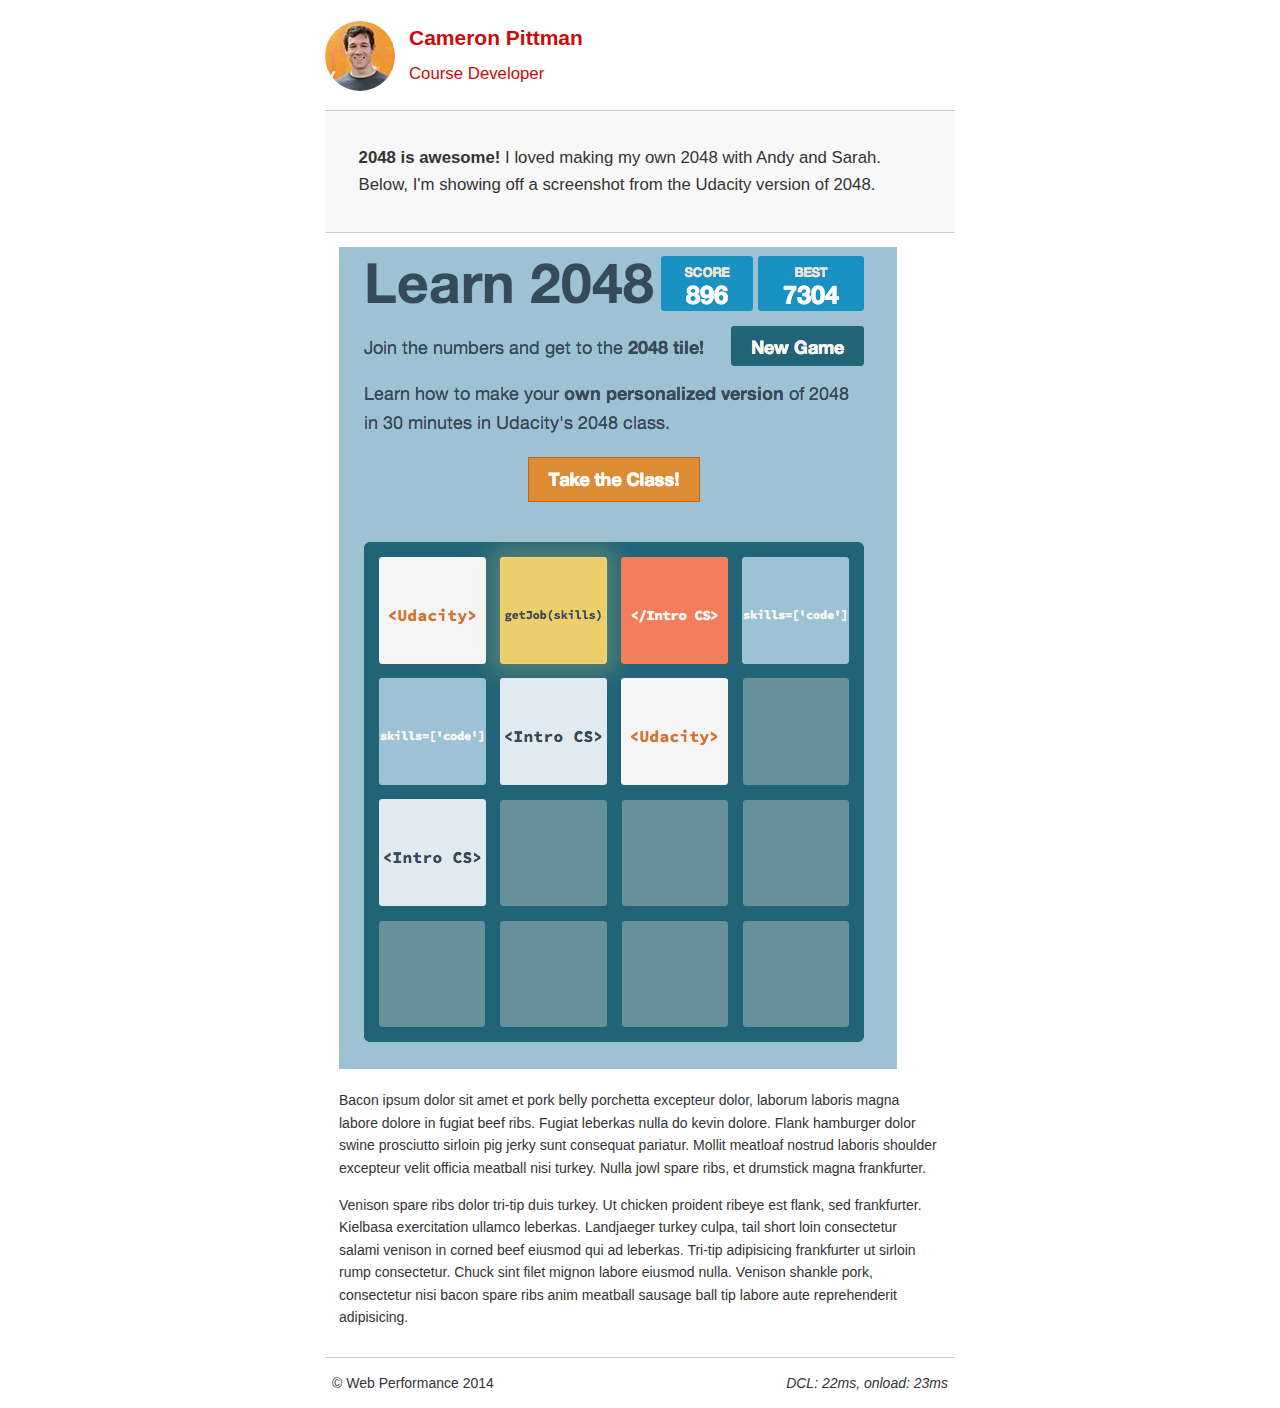
<file: project-2048.html>
<!DOCTYPE html>
<html lang="en">
  <head>
    <meta charset="utf-8">
    <meta name="viewport" content="width=device-width, initial-scale=1">
    <meta name="description" content=" FILL ME IN ">
    <meta name="author" content=" FILL ME IN ">
    <title>Cameron Pittman: Portfolio</title>

    <!-- Hmm, what is the impact of web fonts on speed? Measure it... -->
    <!-- <link href="//fonts.googleapis.com/css?family=Open+Sans:400,700" rel="stylesheet"> -->

    <link href="css/style.css" rel="stylesheet">
    <link href="css/print.css" rel="stylesheet">

    <script>
      (function(w,g){w['GoogleAnalyticsObject']=g;
      w[g]=w[g]||function(){(w[g].q=w[g].q||[]).push(arguments)};w[g].l=1*new Date();})(window,'ga');

      // Optional TODO: replace with your Google Analytics profile ID.
      ga('create', 'UA-XXXX-Y');
      ga('send', 'pageview');
    </script>
    <script src="//www.google-analytics.com/analytics.js"></script>
    <script src="js/perfmatters.js"></script>
  </head>

  <body>
    <header>
      <a href="/"><img src="img/profilepic.jpg"></a>
      <p>Cameron Pittman<br><span>Course Developer</span></p>
    </header>

    <div class="container">
      <div class="hero">
        <strong>2048 is awesome!</strong> I loved making my own 2048 with Andy and Sarah. Below, I'm showing off a screenshot from the Udacity version of 2048.
      </div>

      <div class="content">

        <img class="img-responsive" src="img/2048.png">

        <p>Bacon ipsum dolor sit amet et pork belly porchetta excepteur dolor, laborum laboris magna labore dolore in fugiat beef ribs. Fugiat leberkas nulla do kevin dolore. Flank hamburger dolor swine prosciutto sirloin pig jerky sunt consequat pariatur. Mollit meatloaf nostrud laboris shoulder excepteur velit officia meatball nisi turkey. Nulla jowl spare ribs, et drumstick magna frankfurter.</p>

        <p>Venison spare ribs dolor tri-tip duis turkey. Ut chicken proident ribeye est flank, sed frankfurter. Kielbasa exercitation ullamco leberkas. Landjaeger turkey culpa, tail short loin consectetur salami venison in corned beef eiusmod qui ad leberkas. Tri-tip adipisicing frankfurter ut sirloin rump consectetur. Chuck sint filet mignon labore eiusmod nulla. Venison shankle pork, consectetur nisi bacon spare ribs anim meatball sausage ball tip labore aute reprehenderit adipisicing.</p>

    </div>

    <footer>
      <p>&copy; Web Performance 2014 <span id="crp-stats"></span></p>
    </footer>
  </body>
</html>
</file>
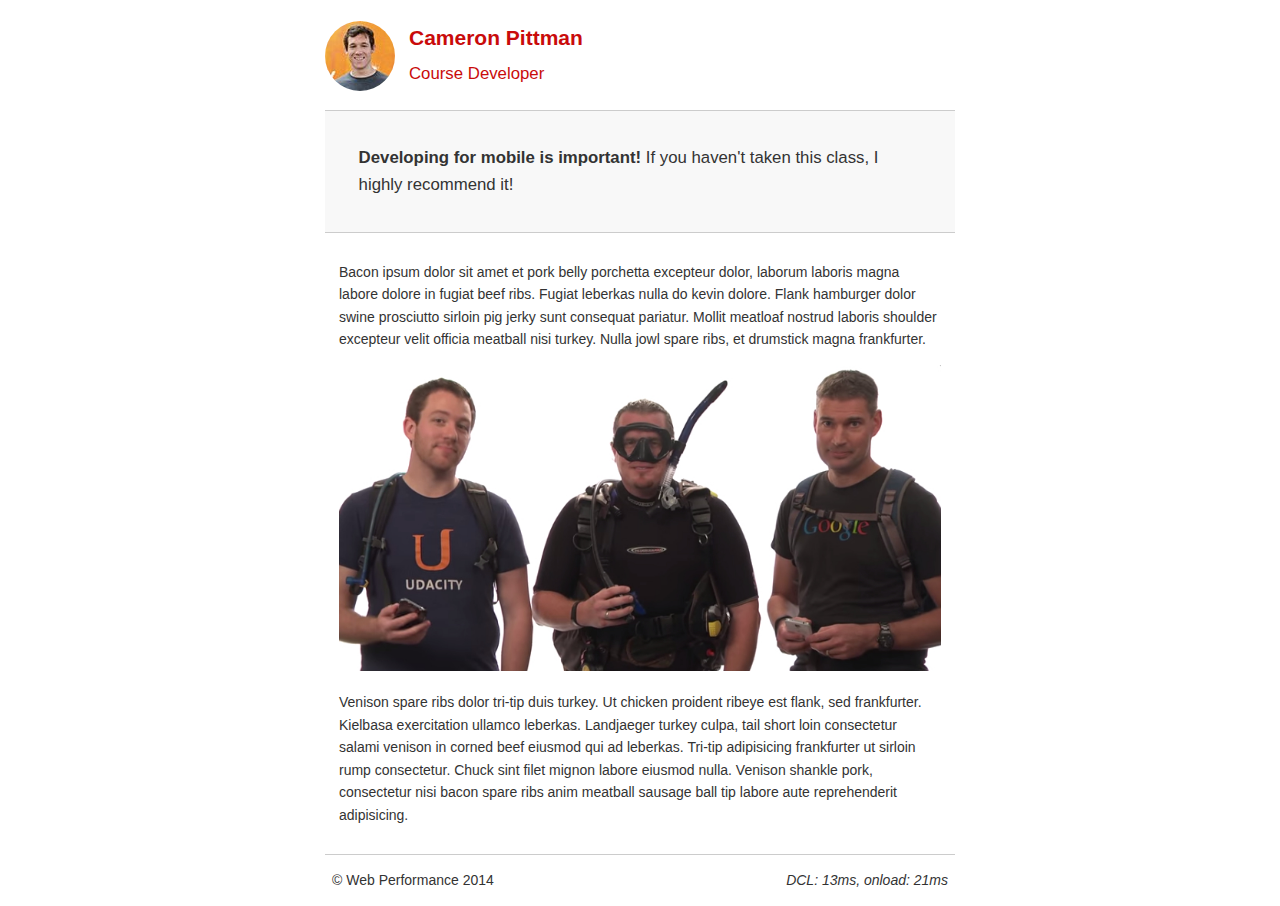
<file: project-mobile.html>
<!DOCTYPE html>
<html lang="en">
  <head>
    <meta charset="utf-8">
    <meta name="viewport" content="width=device-width, initial-scale=1">
    <meta name="description" content=" FILL ME IN ">
    <meta name="author" content=" FILL ME IN ">
    <title>Cameron Pitman: Portfolio</title>

    <!-- Hmm, what is the impact of web fonts on speed? Measure it... -->
    <!-- <link href="//fonts.googleapis.com/css?family=Open+Sans:400,700" rel="stylesheet"> -->

    <link href="css/style.css" rel="stylesheet">
    <link href="css/print.css" rel="stylesheet">

    <script>
      (function(w,g){w['GoogleAnalyticsObject']=g;
      w[g]=w[g]||function(){(w[g].q=w[g].q||[]).push(arguments)};w[g].l=1*new Date();})(window,'ga');

      // Optional TODO: replace with your Google Analytics profile ID.
      ga('create', 'UA-XXXX-Y');
      ga('send', 'pageview');
    </script>
    <script src="http://www.google-analytics.com/analytics.js"></script>
    <script async src="js/perfmatters.js"></script>
  </head>

  <body>
    <header>
      <a href="/"><img src="img/profilepic.jpg"></a>
      <p>Cameron Pittman<br><span>Course Developer</span></p>
    </header>

    <div class="container">
      <div class="hero">
        <strong>Developing for mobile is important!</strong> If you haven't taken this class, I highly recommend it!
      </div>

      <div class="content">

        <p>Bacon ipsum dolor sit amet et pork belly porchetta excepteur dolor, laborum laboris magna labore dolore in fugiat beef ribs. Fugiat leberkas nulla do kevin dolore. Flank hamburger dolor swine prosciutto sirloin pig jerky sunt consequat pariatur. Mollit meatloaf nostrud laboris shoulder excepteur velit officia meatball nisi turkey. Nulla jowl spare ribs, et drumstick magna frankfurter.</p>

        <img src="img/mobilewebdev.jpg">

        <p>Venison spare ribs dolor tri-tip duis turkey. Ut chicken proident ribeye est flank, sed frankfurter. Kielbasa exercitation ullamco leberkas. Landjaeger turkey culpa, tail short loin consectetur salami venison in corned beef eiusmod qui ad leberkas. Tri-tip adipisicing frankfurter ut sirloin rump consectetur. Chuck sint filet mignon labore eiusmod nulla. Venison shankle pork, consectetur nisi bacon spare ribs anim meatball sausage ball tip labore aute reprehenderit adipisicing.</p>

    </div>

    <footer>
      <p>&copy; Web Performance 2014 <span id="crp-stats"></span></p>
    </footer>
  </body>
</html>
</file>
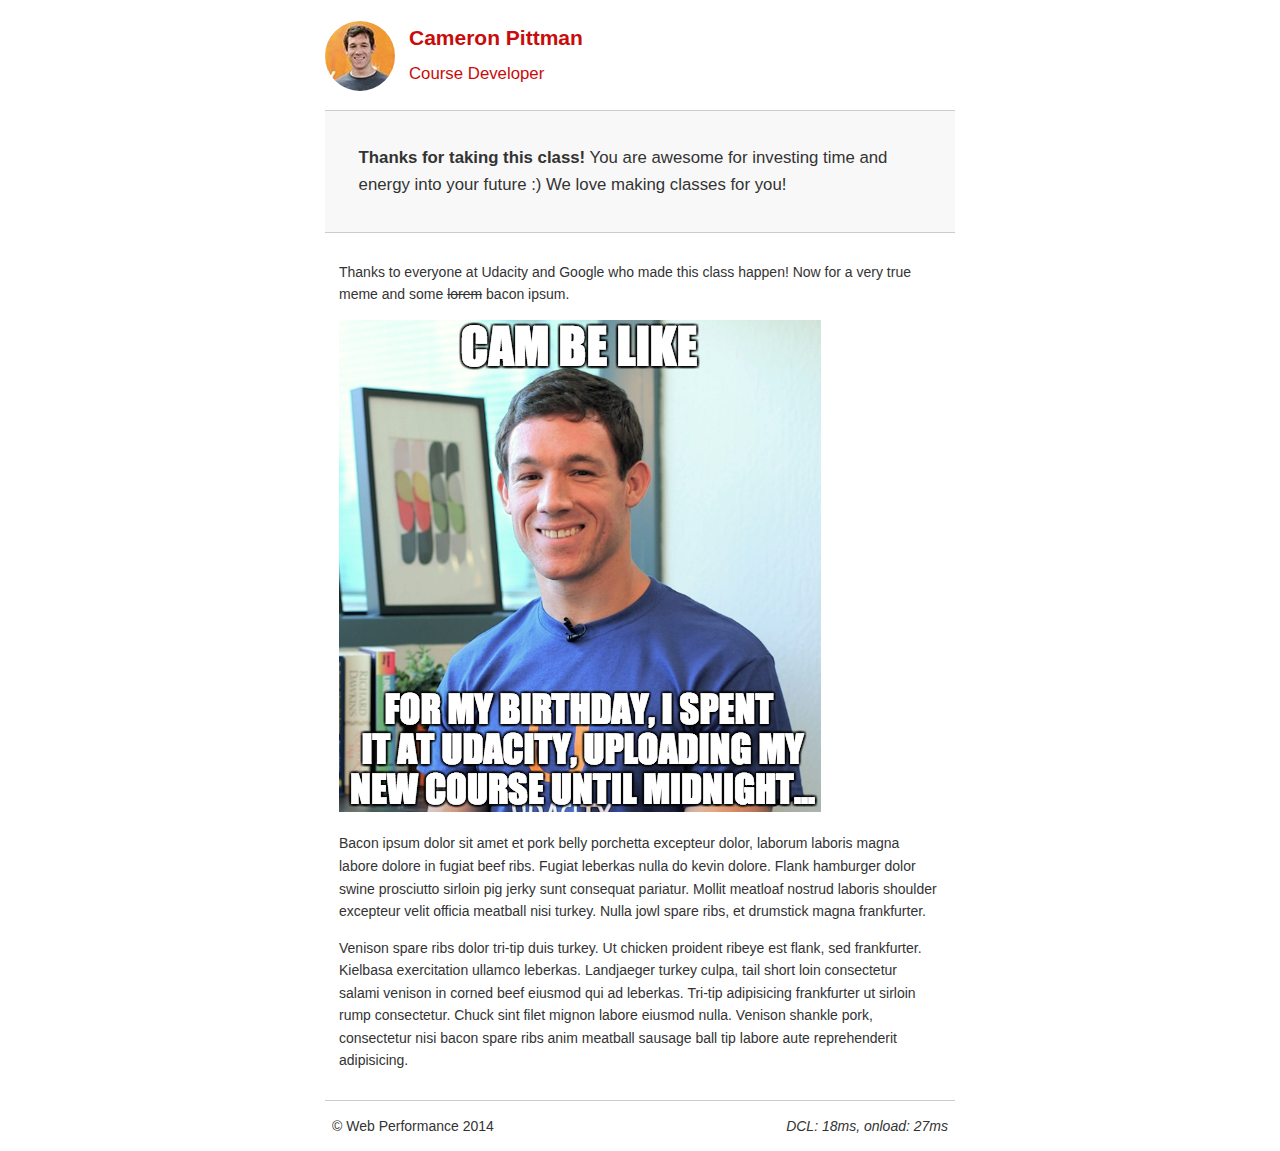
<file: project-webperf.html>
<!DOCTYPE html>
<html lang="en">
  <head>
    <meta charset="utf-8">
    <meta name="viewport" content="width=device-width, initial-scale=1">
    <meta name="description" content=" FILL ME IN ">
    <meta name="author" content=" FILL ME IN ">
    <title>Cameron Pittman: Portfolio</title>

    <!-- Hmm, what is the impact of web fonts on speed? Measure it... -->
    <!-- <link href="//fonts.googleapis.com/css?family=Open+Sans:400,700" rel="stylesheet"> -->

    <link href="css/style.css" rel="stylesheet">
    <link href="css/print.css" rel="stylesheet">

    <script>
      (function(w,g){w['GoogleAnalyticsObject']=g;
      w[g]=w[g]||function(){(w[g].q=w[g].q||[]).push(arguments)};w[g].l=1*new Date();})(window,'ga');

      // Optional TODO: replace with your Google Analytics profile ID.
      ga('create', 'UA-XXXX-Y');
      ga('send', 'pageview');
    </script>
    <script src="http://www.google-analytics.com/analytics.js"></script>
    <script async src="js/perfmatters.js"></script>
  </head>

  <body>
    <header>
      <a href="/"><img src="img/profilepic.jpg"></a>
      <p>Cameron Pittman<br><span>Course Developer</span></p>
    </header>

    <div class="container">
      <div class="hero">
        <strong>Thanks for taking this class!</strong> You are awesome for investing time and energy into your future :) We love making classes for you!
      </div>

      <div class="content">

        <p>Thanks to everyone at Udacity and Google who made this class happen! Now for a very true meme and some <strike>lorem</strike> bacon ipsum.</p>

        <img src="img/cam_be_like.jpg">

        <p>Bacon ipsum dolor sit amet et pork belly porchetta excepteur dolor, laborum laboris magna labore dolore in fugiat beef ribs. Fugiat leberkas nulla do kevin dolore. Flank hamburger dolor swine prosciutto sirloin pig jerky sunt consequat pariatur. Mollit meatloaf nostrud laboris shoulder excepteur velit officia meatball nisi turkey. Nulla jowl spare ribs, et drumstick magna frankfurter.</p>

        <p>Venison spare ribs dolor tri-tip duis turkey. Ut chicken proident ribeye est flank, sed frankfurter. Kielbasa exercitation ullamco leberkas. Landjaeger turkey culpa, tail short loin consectetur salami venison in corned beef eiusmod qui ad leberkas. Tri-tip adipisicing frankfurter ut sirloin rump consectetur. Chuck sint filet mignon labore eiusmod nulla. Venison shankle pork, consectetur nisi bacon spare ribs anim meatball sausage ball tip labore aute reprehenderit adipisicing.</p>

    </div>

    <footer>
      <p>&copy; Web Performance 2014 <span id="crp-stats"></span></p>
    </footer>
  </body>
</html>
</file>
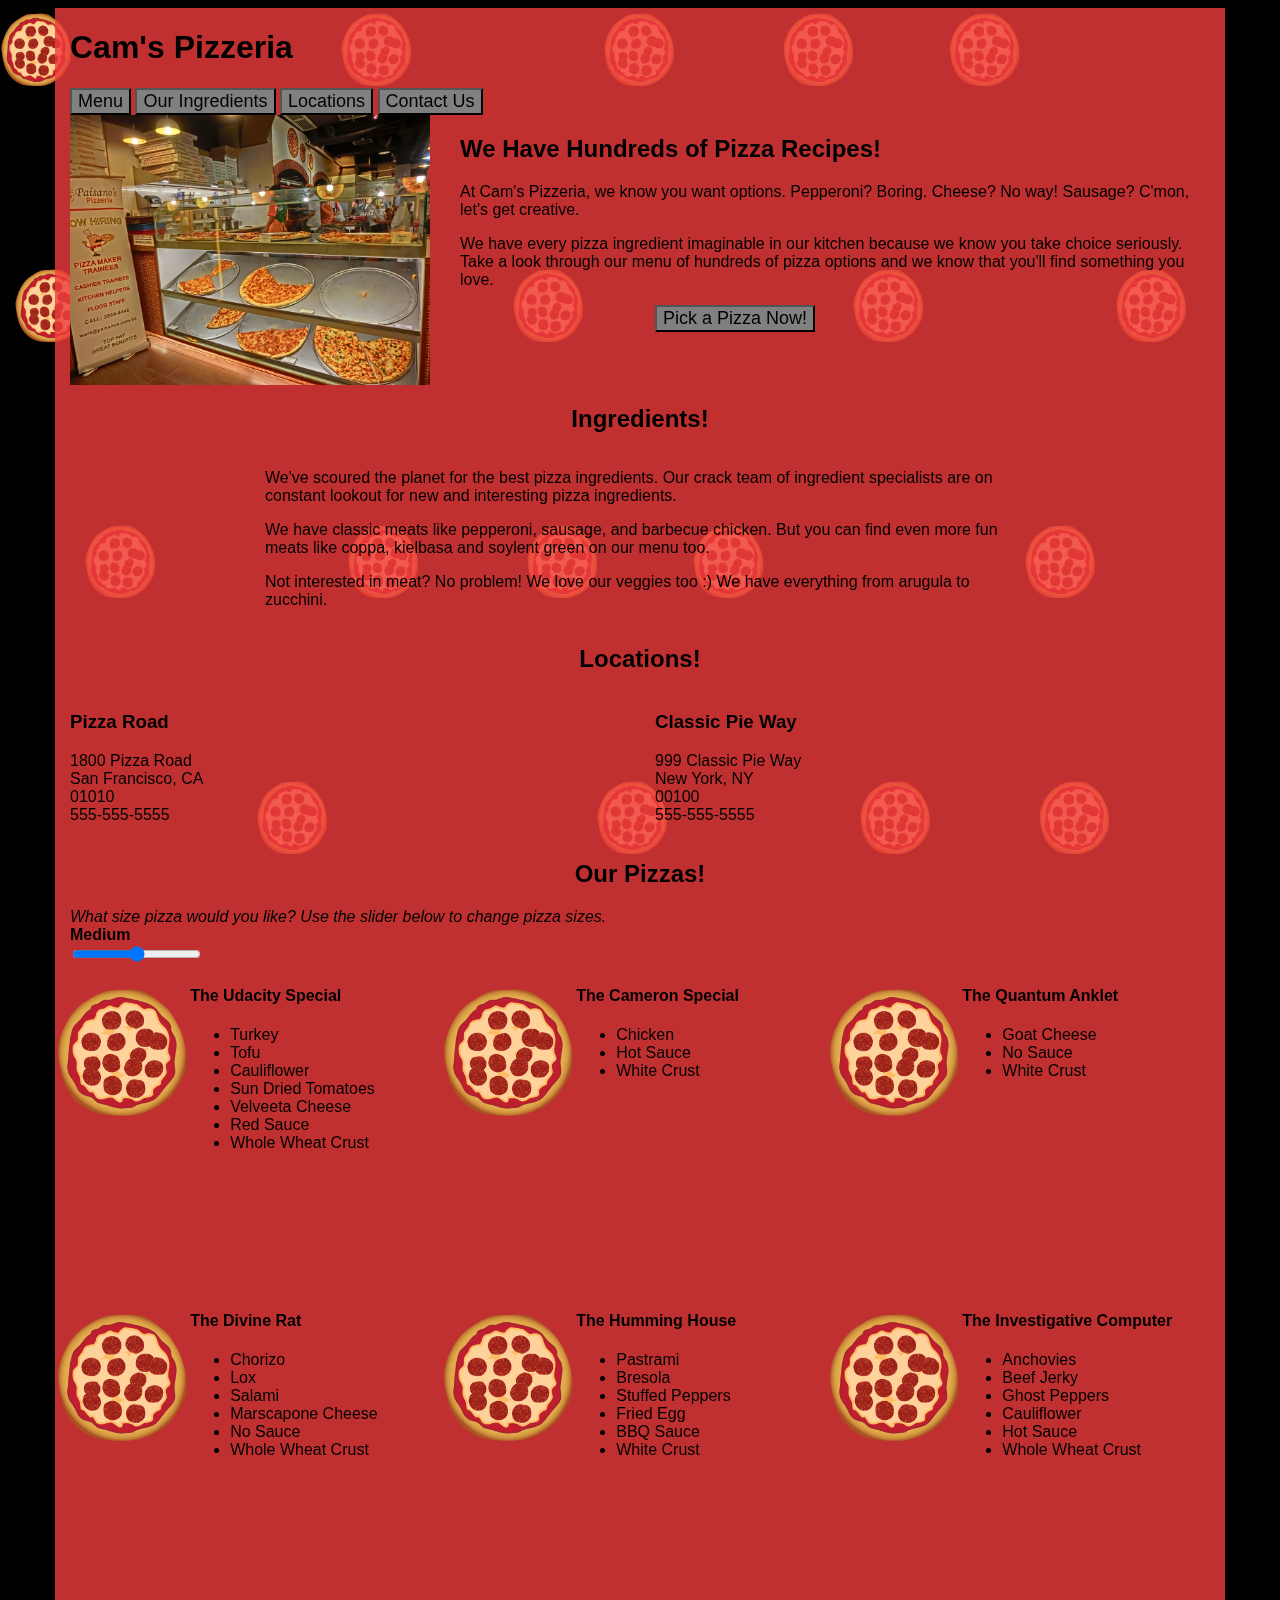
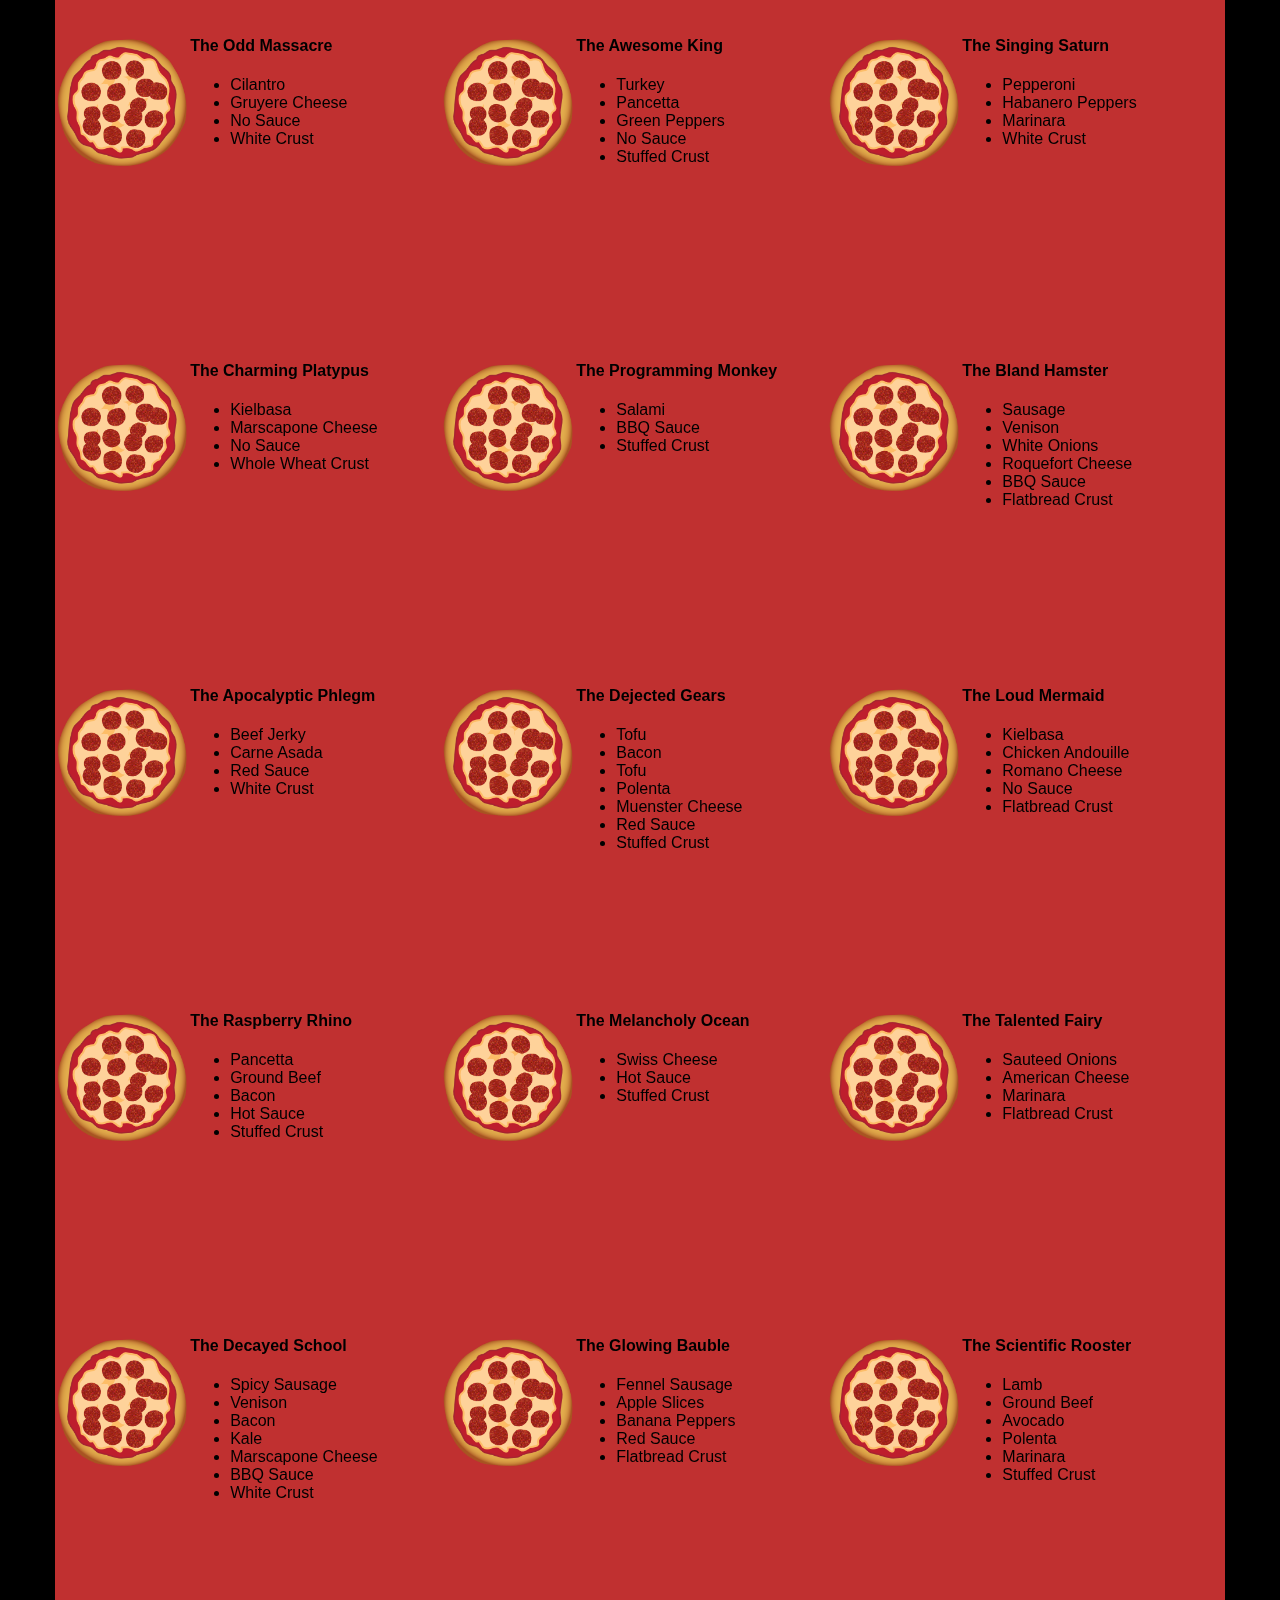
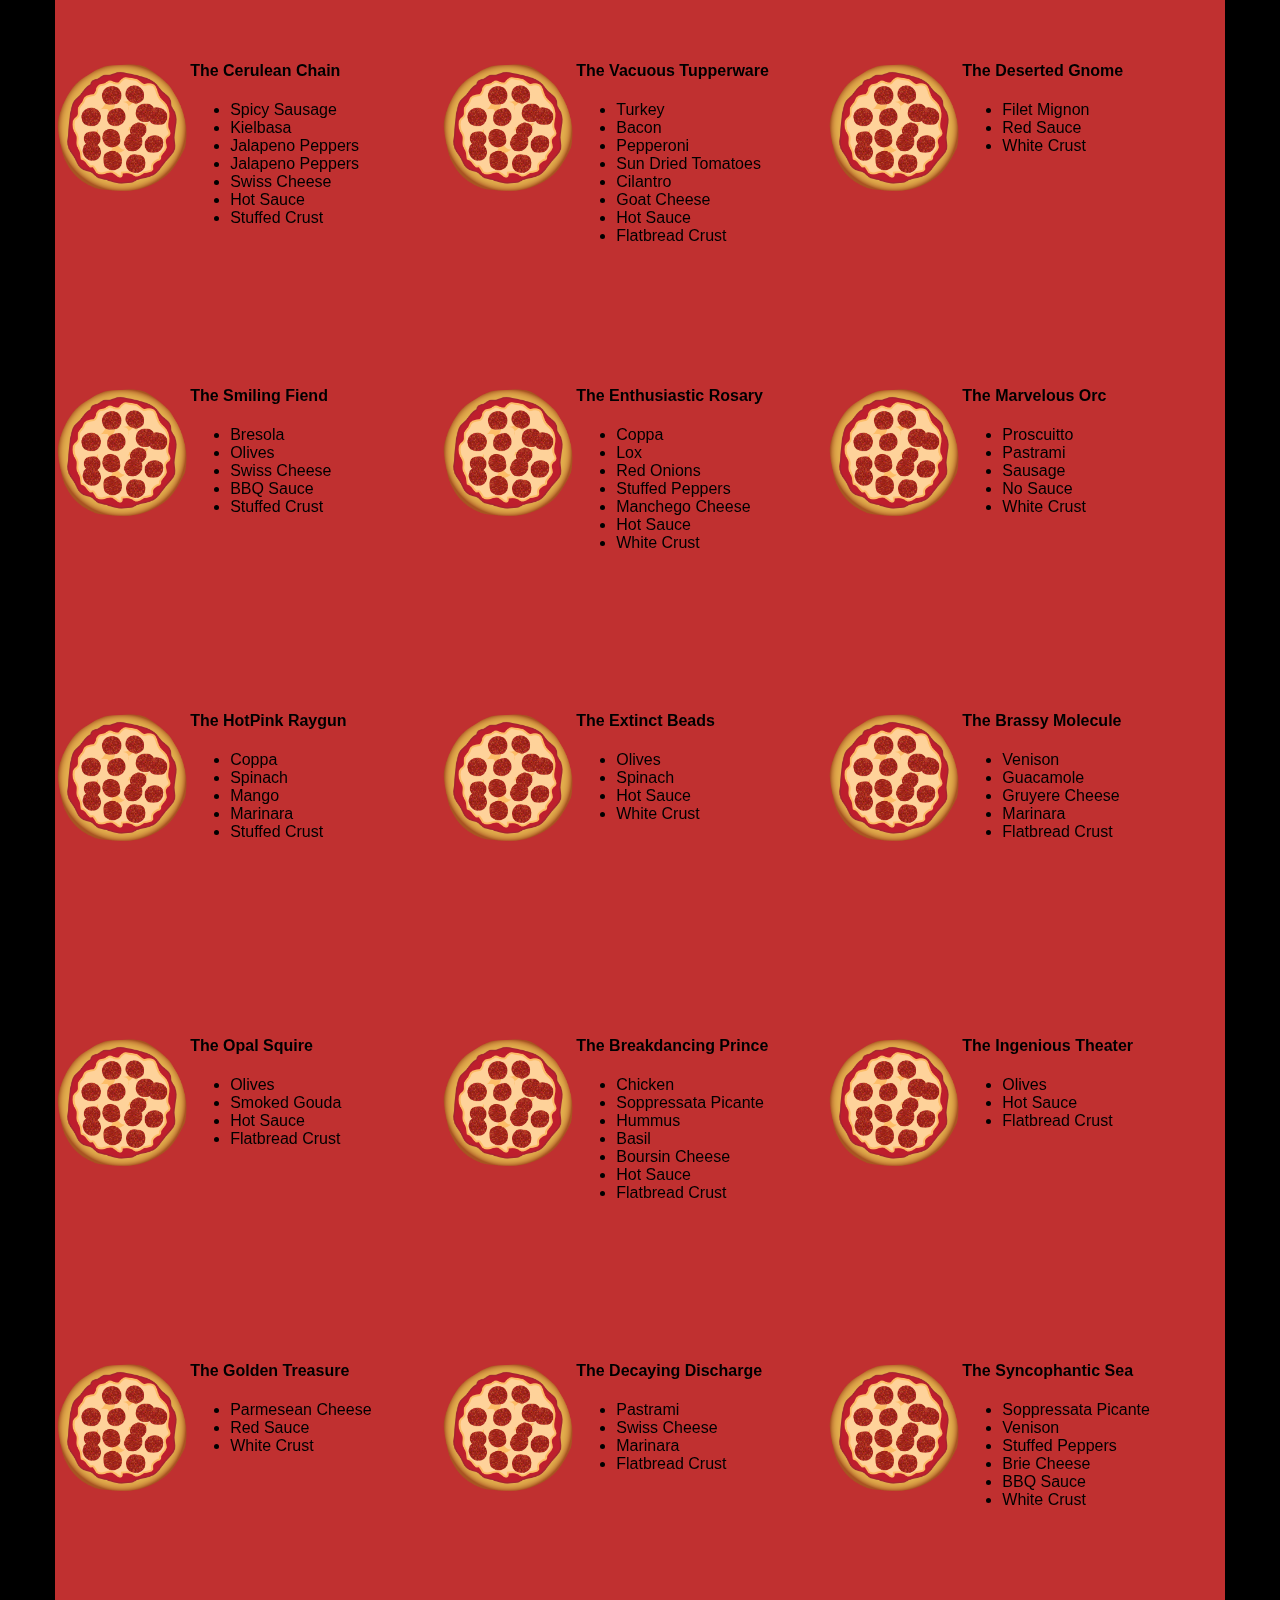
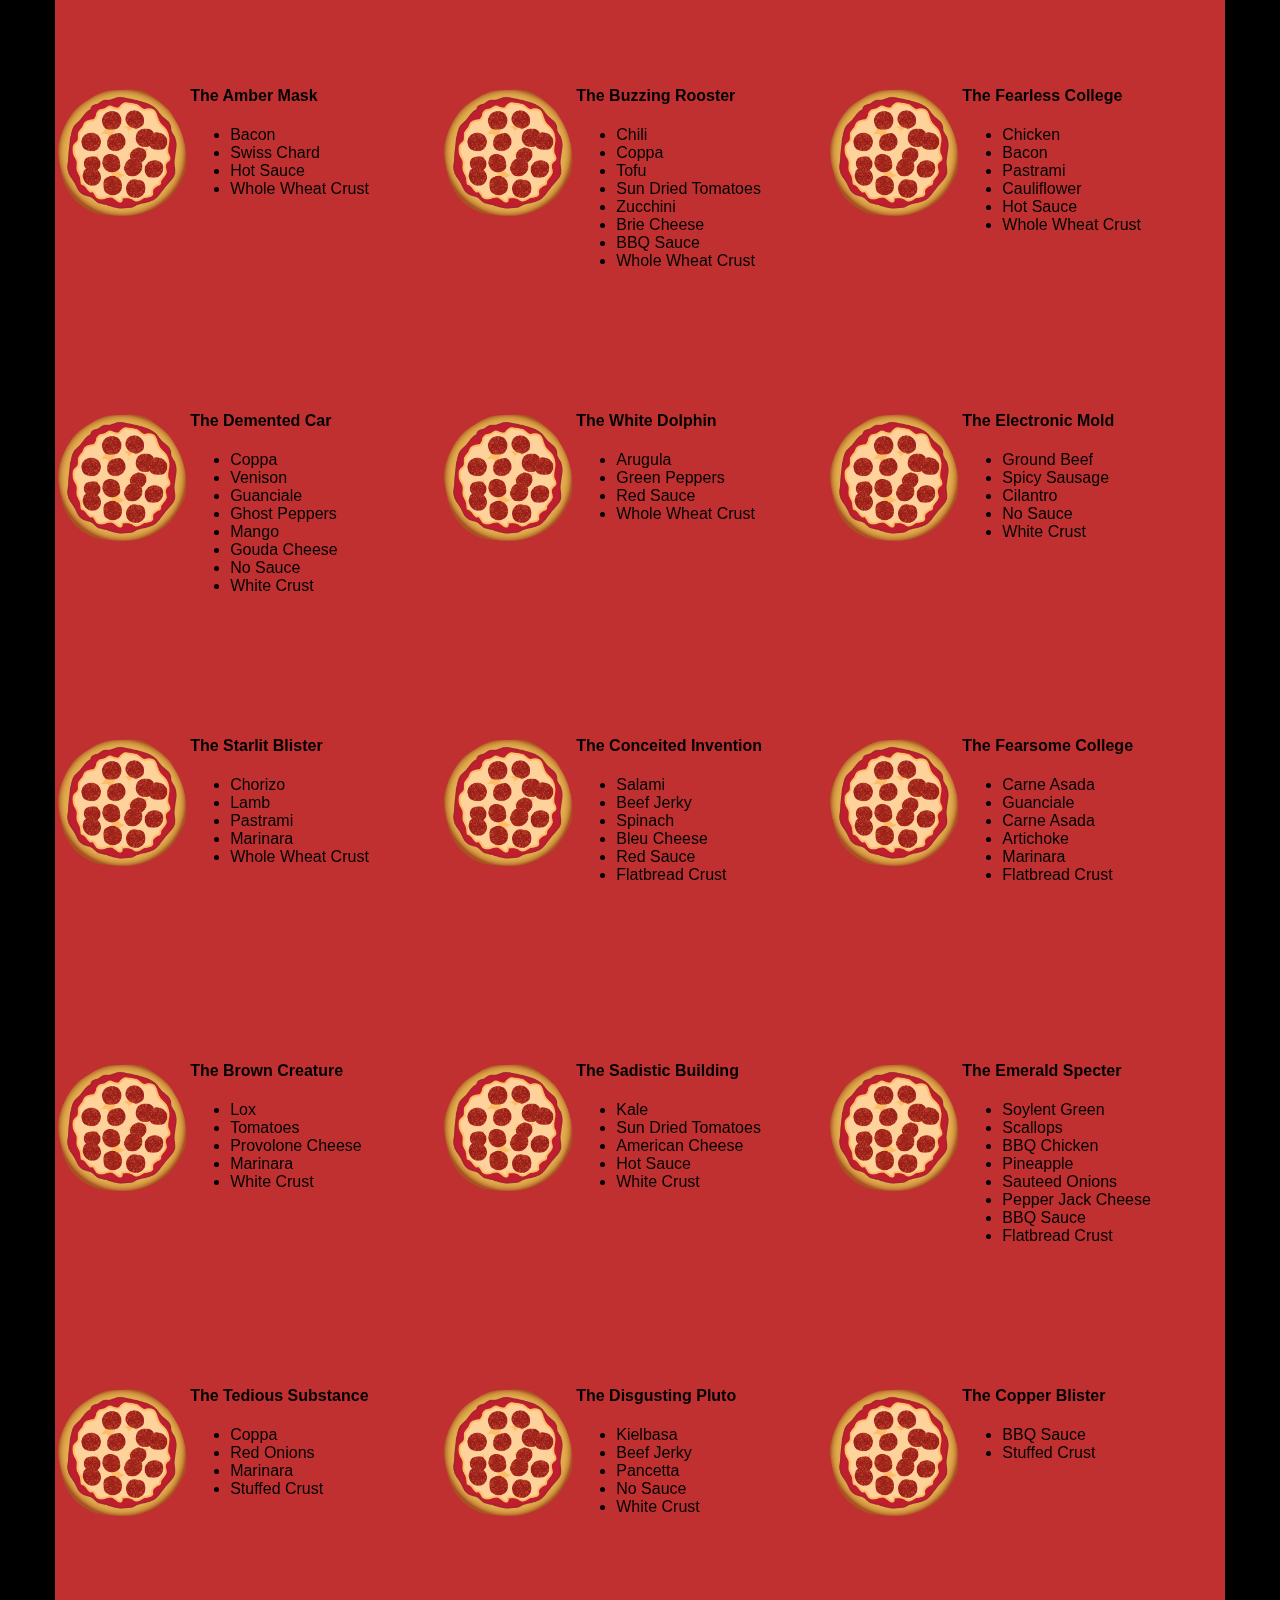
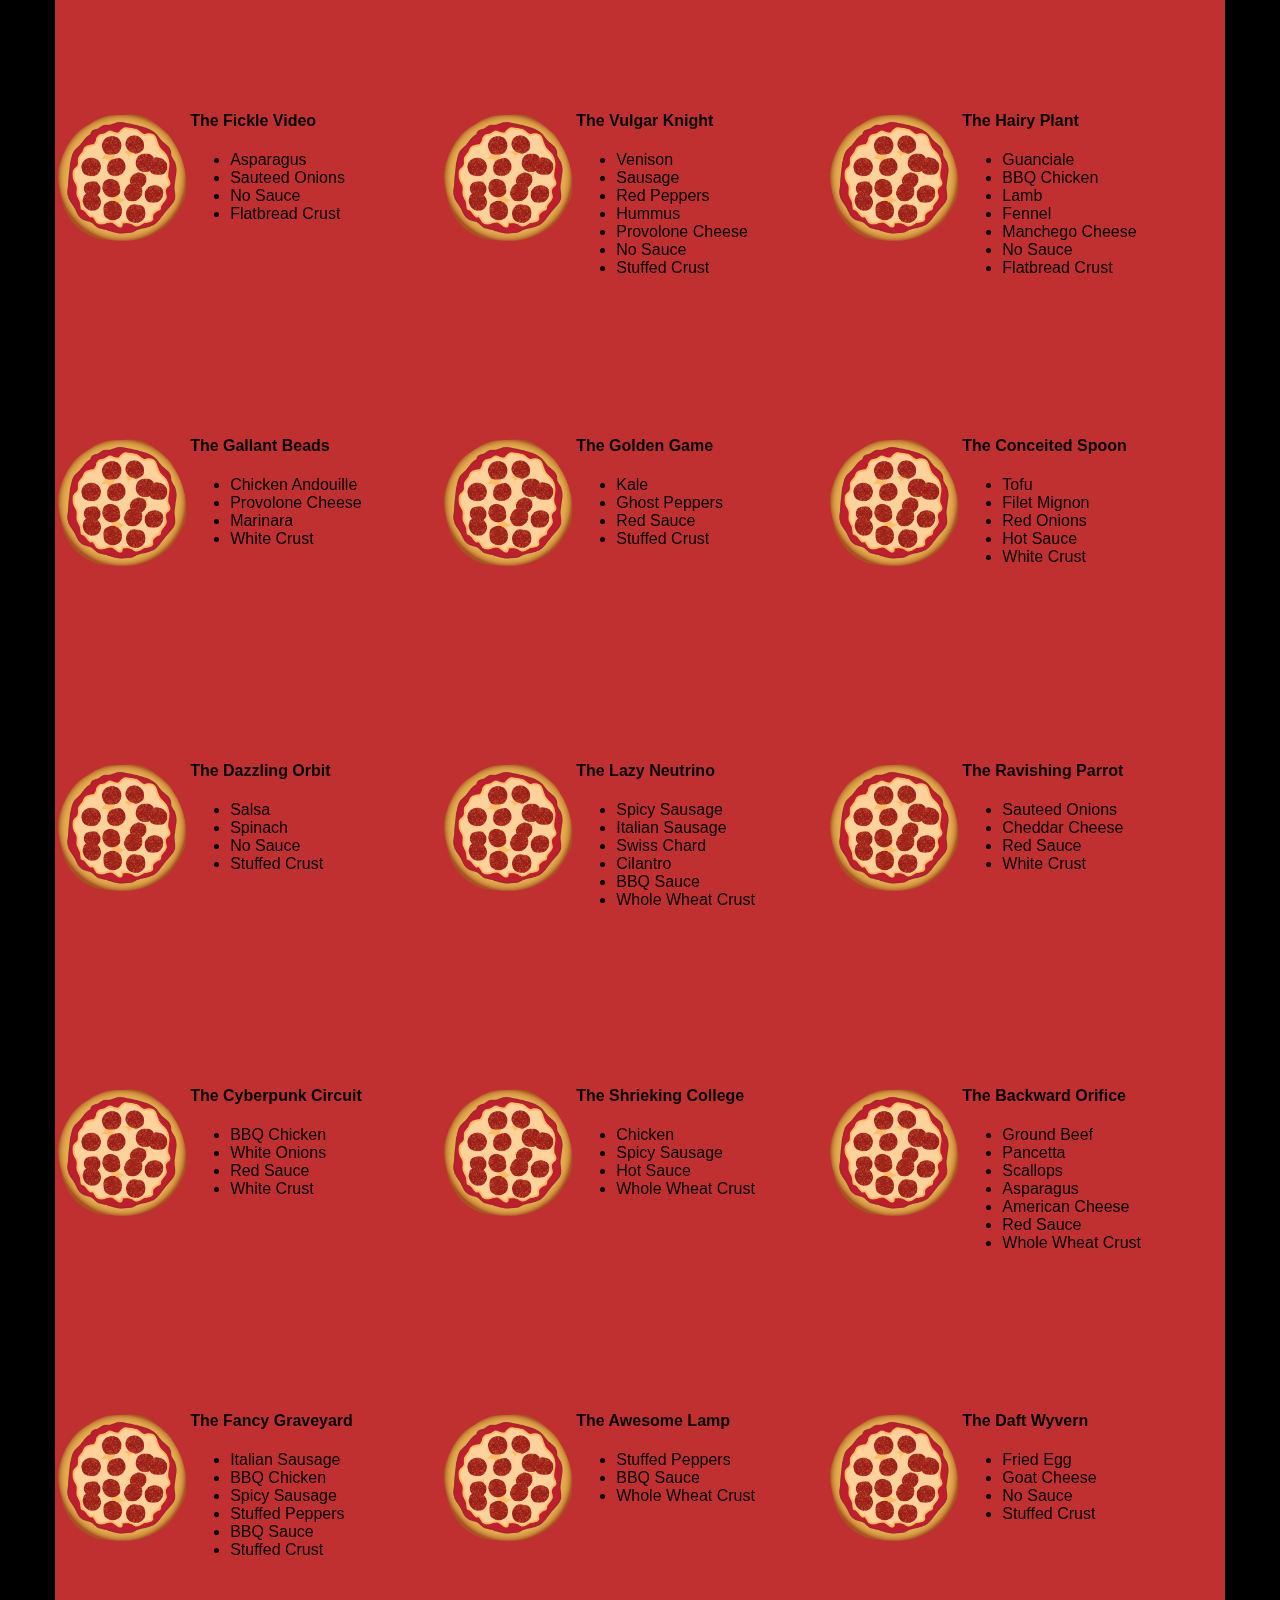
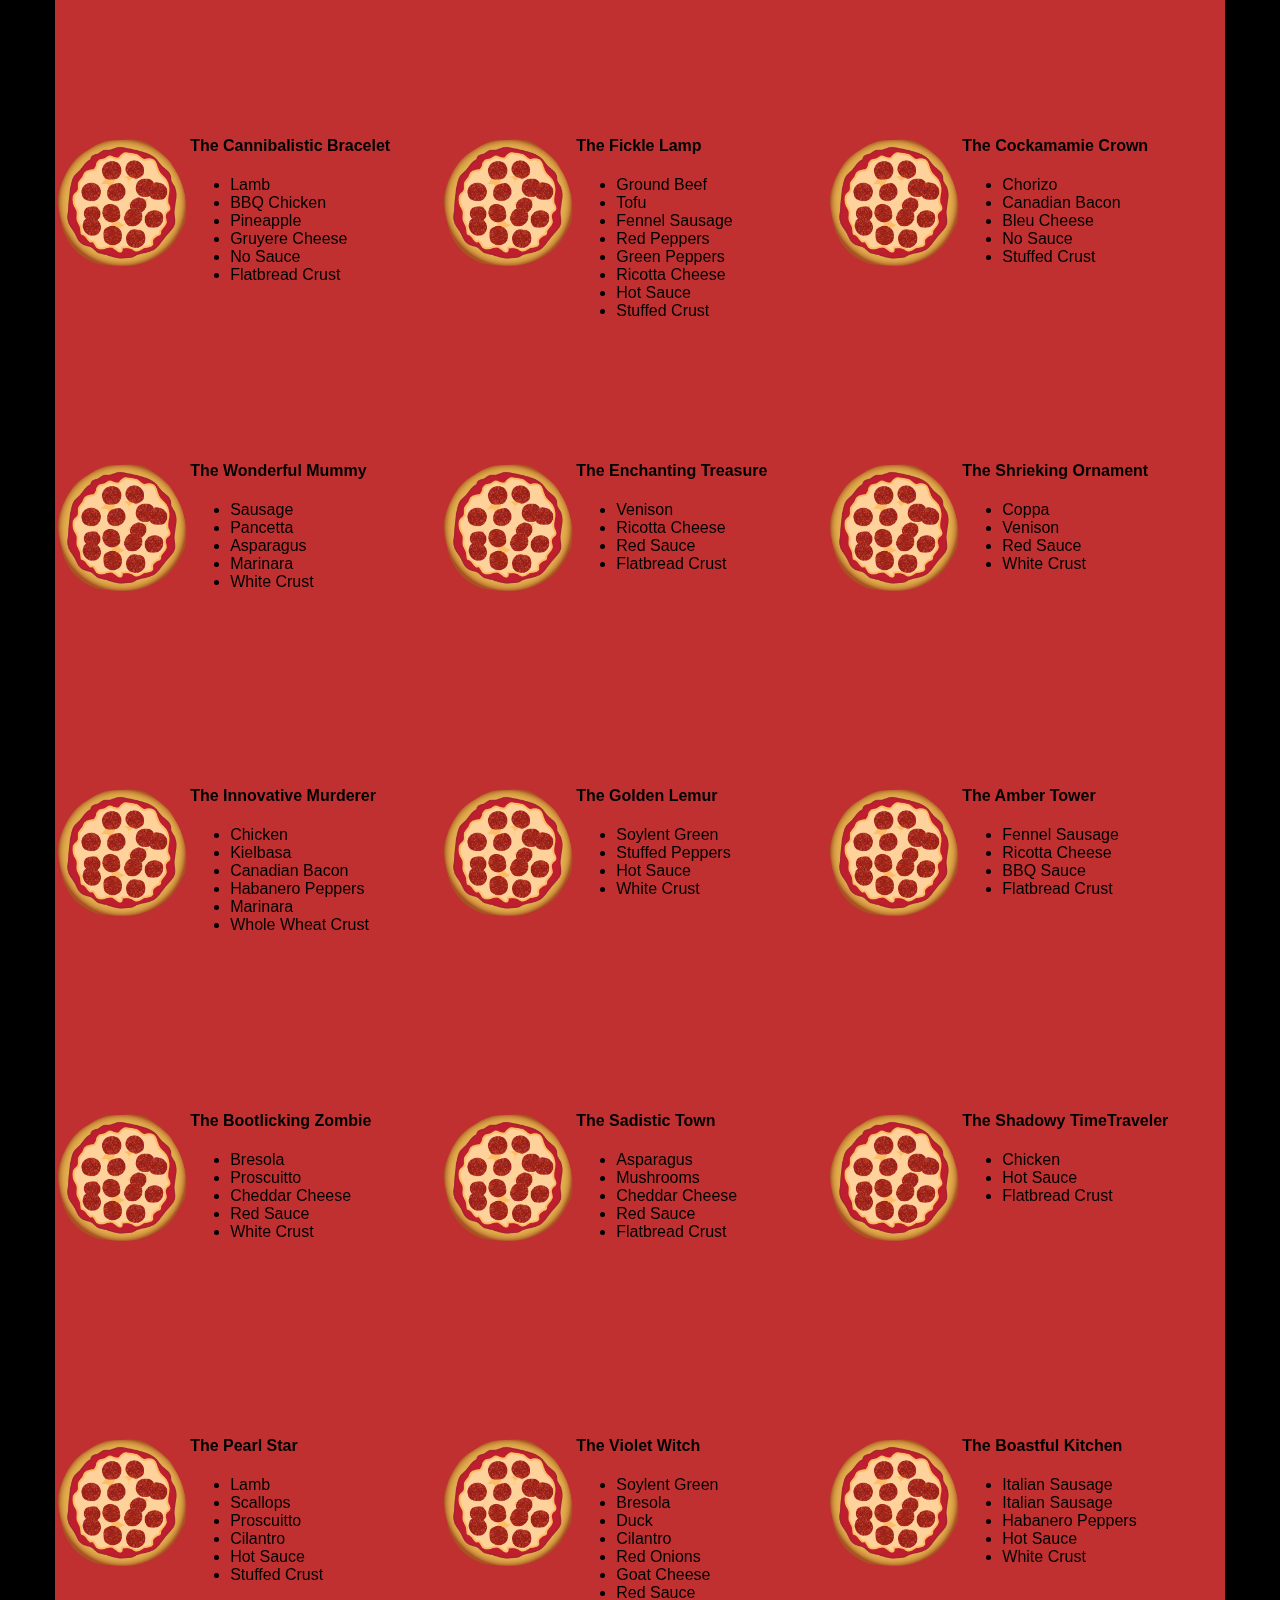
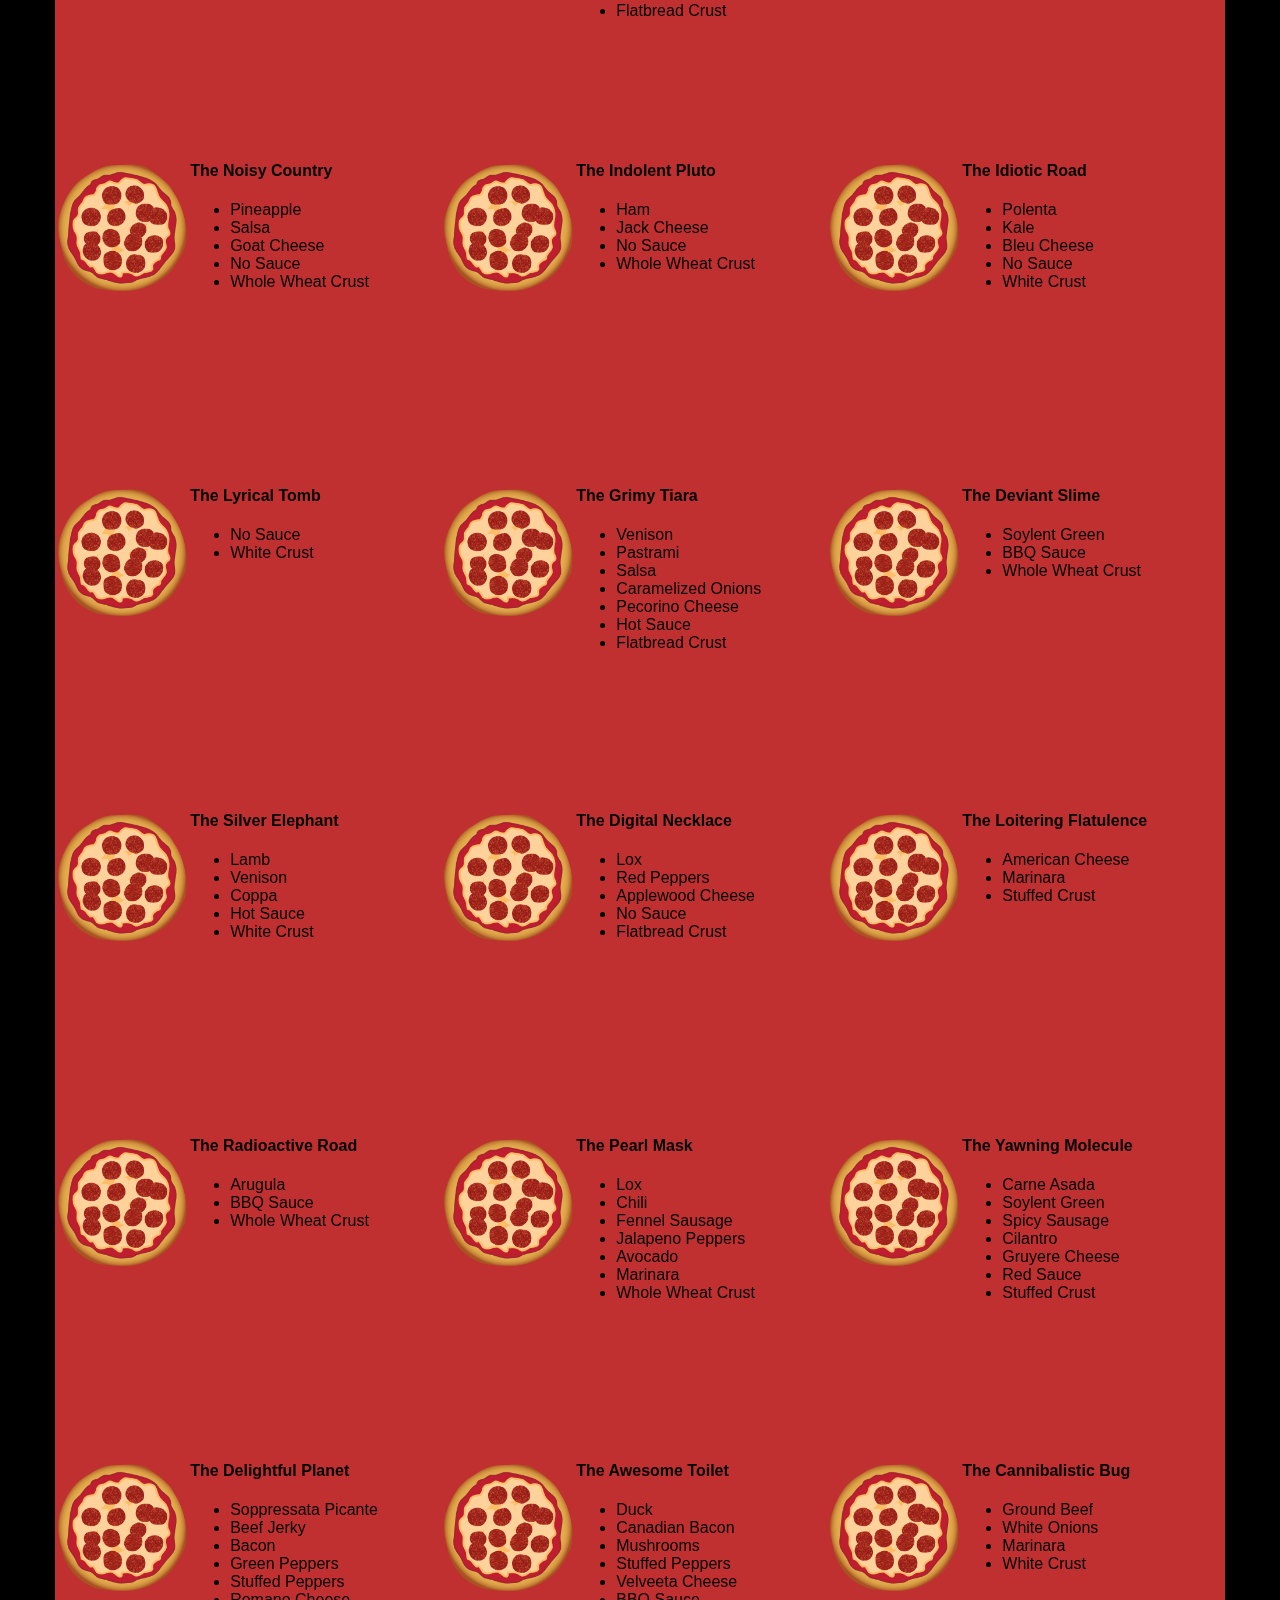
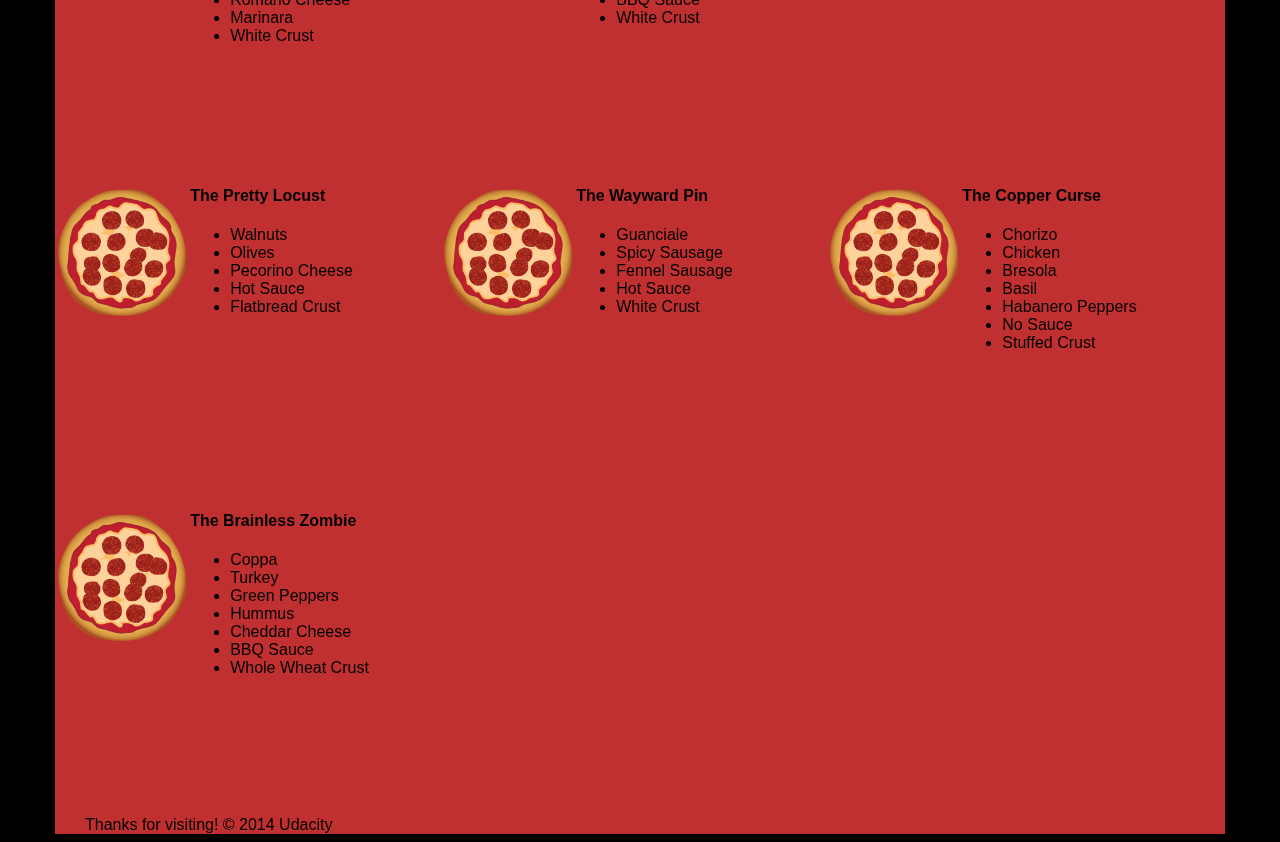
<file: views/pizza.html>
<!DOCTYPE HTML>
<html>
<head>
  <link rel="stylesheet" href="css/style.css">
  <link rel="stylesheet" href="css/bootstrap-grid.css">
</head>

<body>
  <div class="container">
    <div id="header" class="row">
      <div class="col-md-6">
        <div class="row">
          <div class="col-md-12">
            <h1>Cam's Pizzeria</h1>
            <div class="row">
              <div id="menu" class="col-md-12">
                <form action="#randomPizzas">
                  <input type="submit" value="Menu">
                </form>
                <form action="#ingredients">
                  <input type="submit" value="Our Ingredients">
                </form>
                <form action="#locations">
                  <input type="submit" value="Locations">
                </form>
                <form action="#" onsubmit="alert('Thanks for clicking! This button doesn\'t do anything because this is a fake pizzeria :\)')">
                  <input type="submit" value="Contact Us">
                </form>
              </div>
            </div>
          </div>
        </div>
      </div>
      <div id="movingPizzas1" class="col-md-6">
      </div>
    </div>
    <div id="callToAction" class="row">
      <div class="col-md-4">
        <img src="images/pizzeria-lg.jpg" class="img-responsive"> <!-- Image credit to: http://commons.wikimedia.org/wiki/File:HK_TST_night_%E5%98%89%E8%98%AD%E9%81%93_Granville_Road_restaurant_Paisano's_Pizzeria_pizza_Dec-2013.JPG -->
      </div>
      <div class="col-md-8">
        <div class="row">
          <div class="col-md-12">
            <h2>We Have Hundreds of Pizza Recipes!</h2>
            <p>At Cam's Pizzeria, we know you want options. Pepperoni? Boring. Cheese? No way! Sausage? C'mon, let's get creative.</p>

            <p>We have every pizza ingredient imaginable in our kitchen because we know you take choice seriously. Take a look through our menu of hundreds of pizza options and we know that you'll find something you love.</p>
          </div>
        </div>
        <div class="row">
          <div class="col-md-6 col-md-push-3">
            <form action="#randomPizzas">
              <input type="submit" value="Pick a Pizza Now!">
            </form>
          </div>
        </div>
      </div>
    </div>
    <div id="ingredients" class="row">
      <div class="col-md-8 col-md-push-2">
        <div class="row">
          <div class="col-md-12 centered">
            <h2>Ingredients!</h2>
          </div>
        </div>
        <div class="row">
          <div class="col-md-12">
            <p>We've scoured the planet for the best pizza ingredients. Our crack team of ingredient specialists are on constant lookout for new and interesting pizza ingredients.</p>

            <p>We have classic meats like pepperoni, sausage, and barbecue chicken. But you can find even more fun meats like coppa, kielbasa and soylent green on our menu too.</p>

            <p>Not interested in meat? No problem! We love our veggies too :) We have everything from arugula to zucchini.</p>
          </div>
        </div>
      </div>
    </div>
    <div id="locations" class="row">
      <div class="col-md-12">
        <h2 style="text-align: center">Locations!</h2>
        <div class="row">
          <div class="col-md-6">
            <h3>Pizza Road</h3>
            <p>1800 Pizza Road<br>San Francisco, CA<br>01010<br>555-555-5555</p>
          </div>
          <div class="col-md-6">
            <h3>Classic Pie Way</h3>
            <p>999 Classic Pie Way<br>New York, NY<br>00100<br>555-555-5555</p>
          </div>
        </div>
      </div>
    </div>
    <div id="pizzaGenerator" class="row">
      <div class="col-md-12">
        <h2 style="text-align: center">Our Pizzas!</h2>
        <div class="row">
          <div class="col-md-12">
            <em>What size pizza would you like? Use the slider below to change pizza sizes.</em>
          </div>
          <div id="pizzaSize" class="col-md-6">Medium</div>
          <div class="col-md-12">
            <input id="sizeSlider" type="range" min="1" max="3" value="2" step="1" onchange="resizePizzas(this.value)"></input>
          </div>
        </div>
        <div id="randomPizzas" class="row">
          <div id="pizza0" class="randomPizzaContainer pizza-medium" style="height: 325px;">
            <div style="width:35%">
              <img src="images/pizza.png" class="img-responsive">
            </div>
            <div style="width:65%">
              <h4>The Udacity Special</h4>
              <ul>
                <li>Turkey</li>
                <li>Tofu</li>
                <li>Cauliflower</li>
                <li>Sun Dried Tomatoes</li>
                <li>Velveeta Cheese</li>
                <li>Red Sauce</li>
                <li>Whole Wheat Crust</li>
              </ul>
            </div>
          </div>
          <div id="pizza1" class="randomPizzaContainer pizza-medium" style="height: 325px;">
            <div style="width:35%">
              <img src="images/pizza.png" class="img-responsive">
            </div>
            <div style="width:65%">
              <h4>The Cameron Special</h4>
              <ul>
                <li>Chicken</li>
                <li>Hot Sauce</li>
                <li>White Crust</li>
              </ul>
            </div>
          </div>
        </div>
      </div>
    </div>
    <div id="footer" class="col-md-12">Thanks for visiting! &copy; 2014 Udacity</div>
  </div>
  <script type="text/javascript" src="js/main.js"></script>
</body>

</html>
</html>
</file>
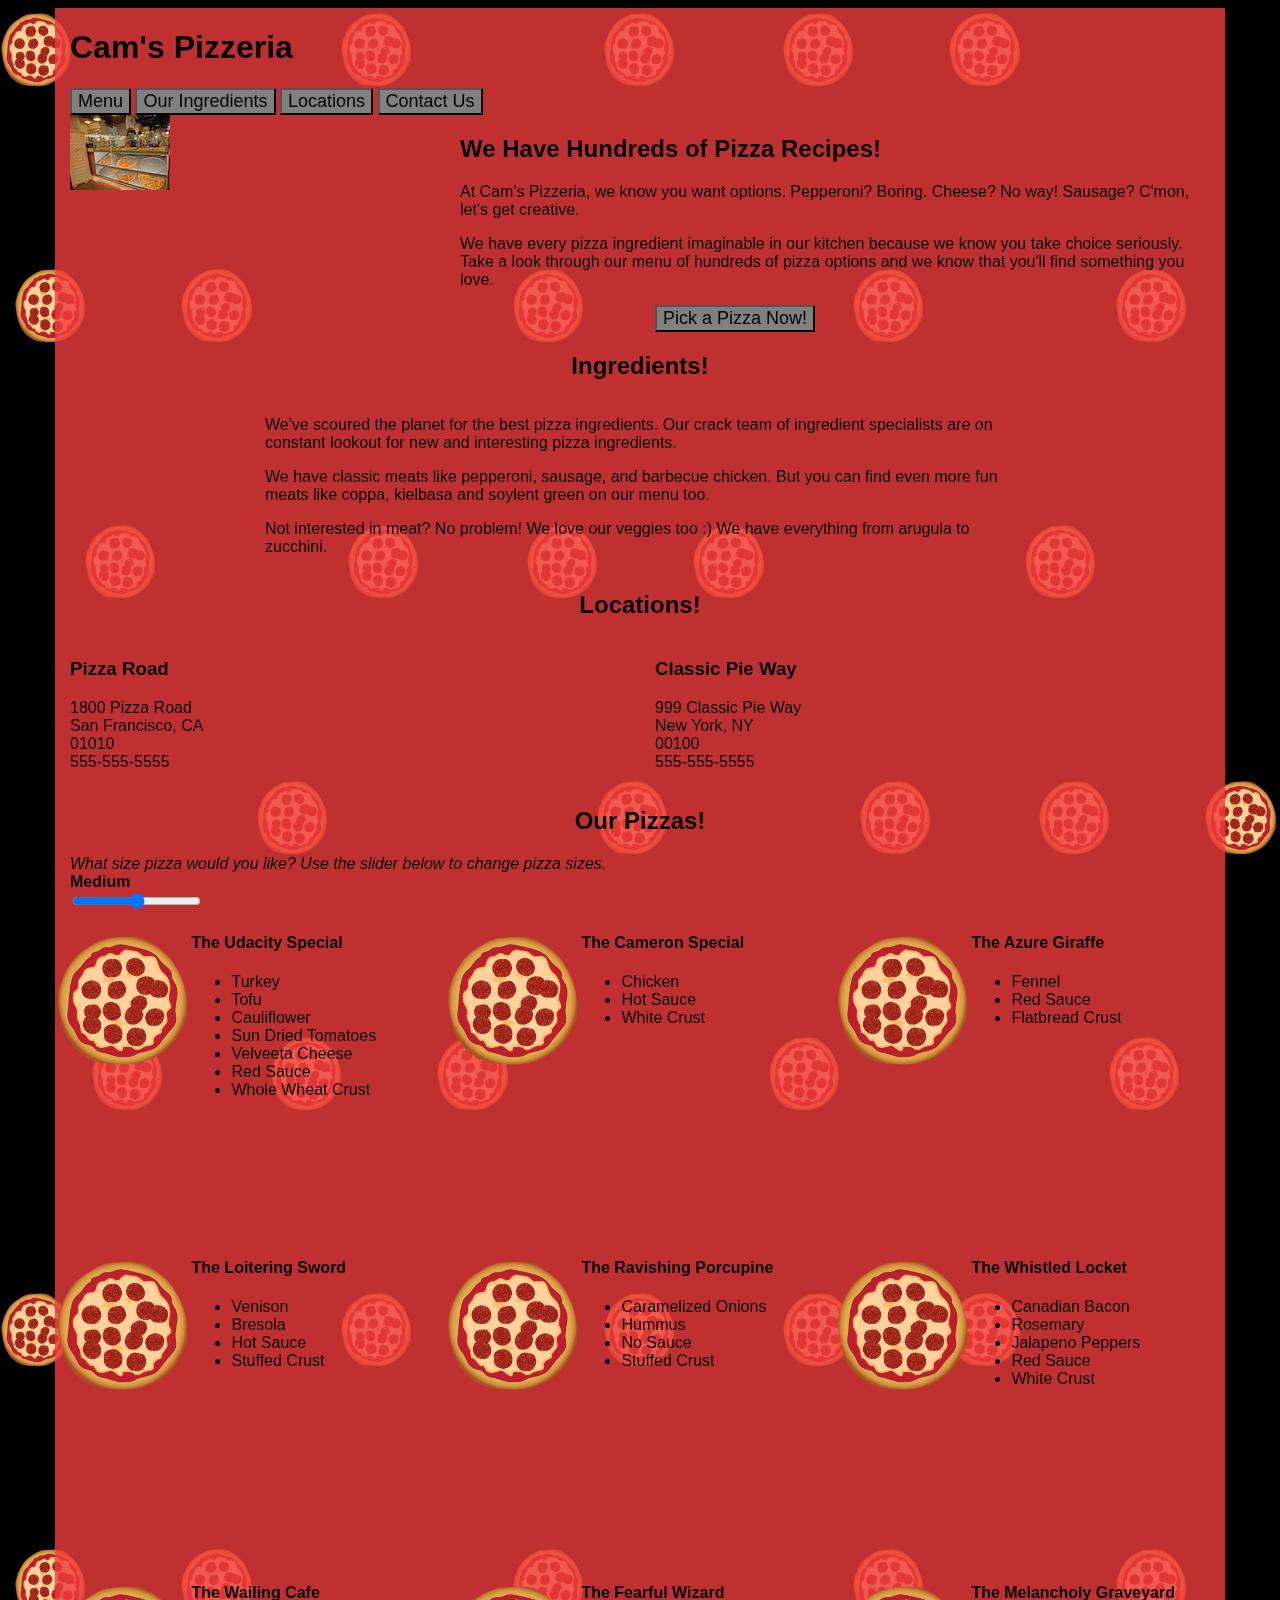
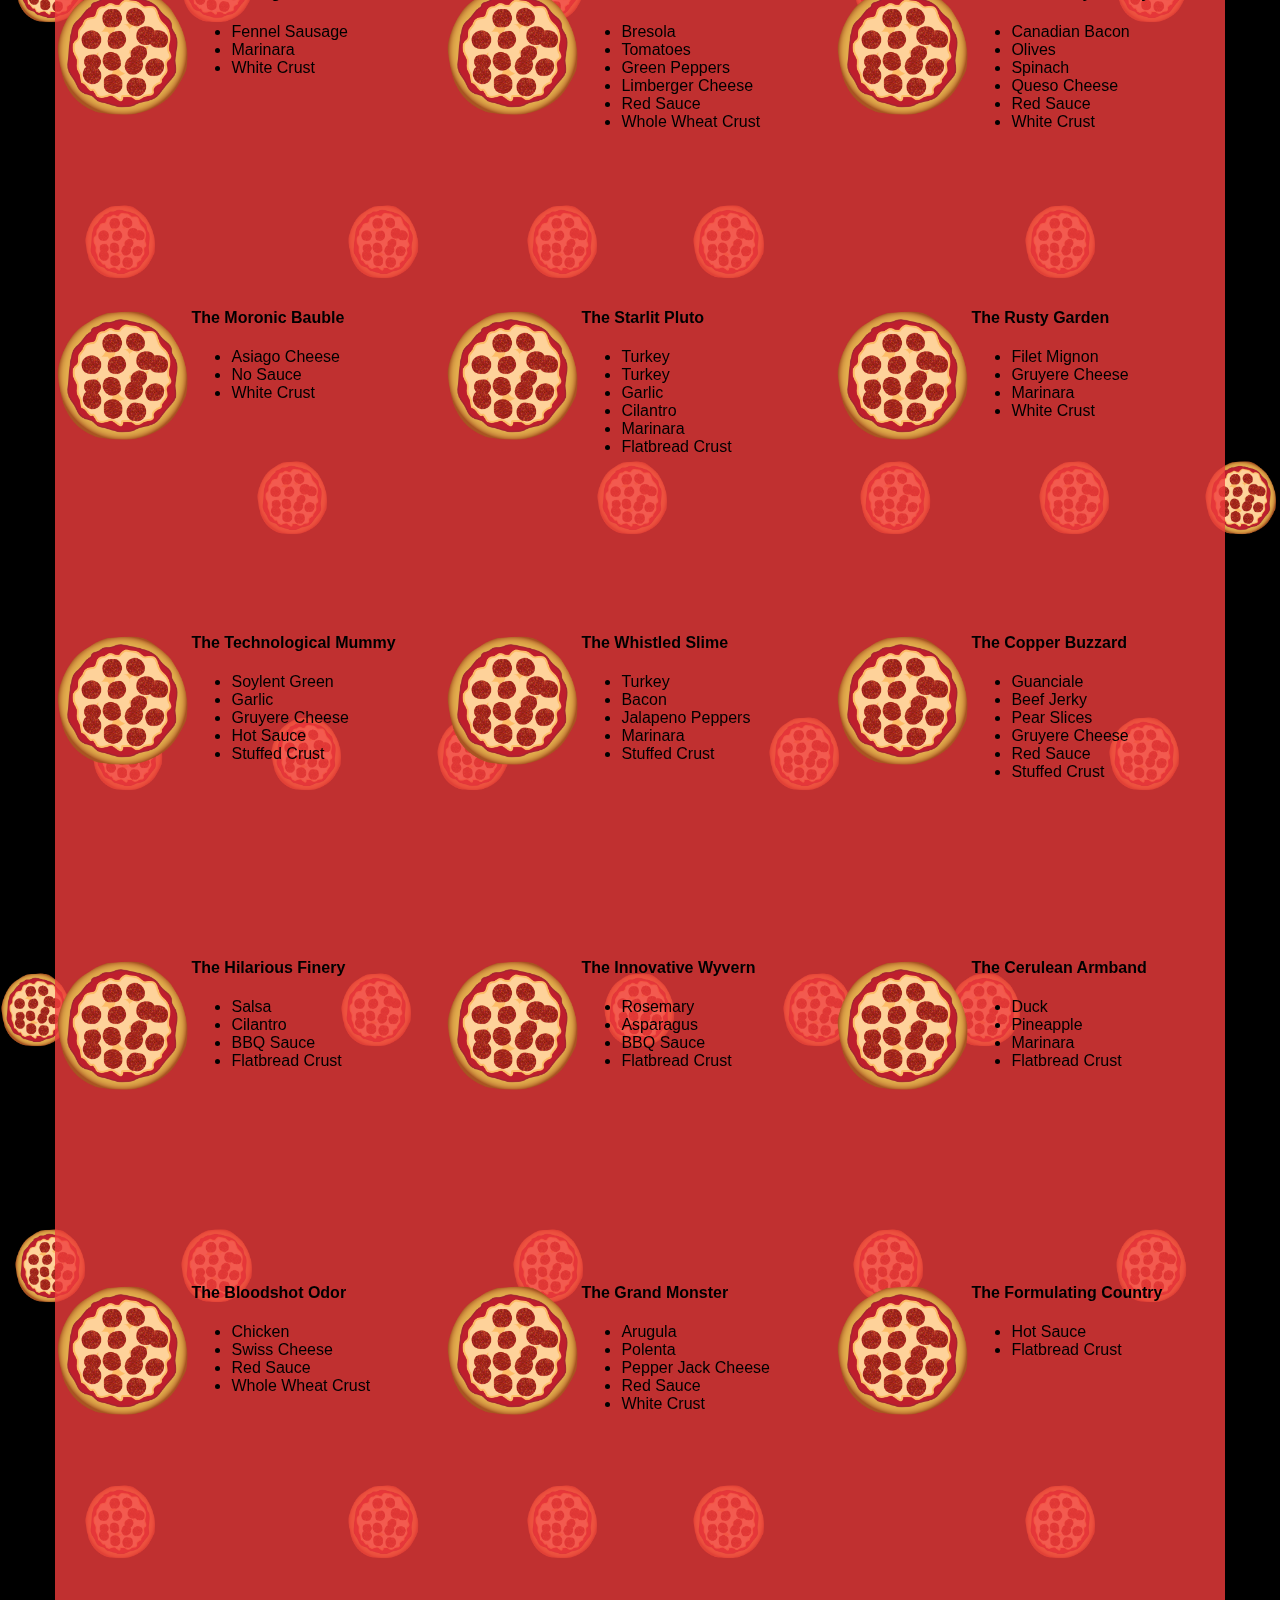
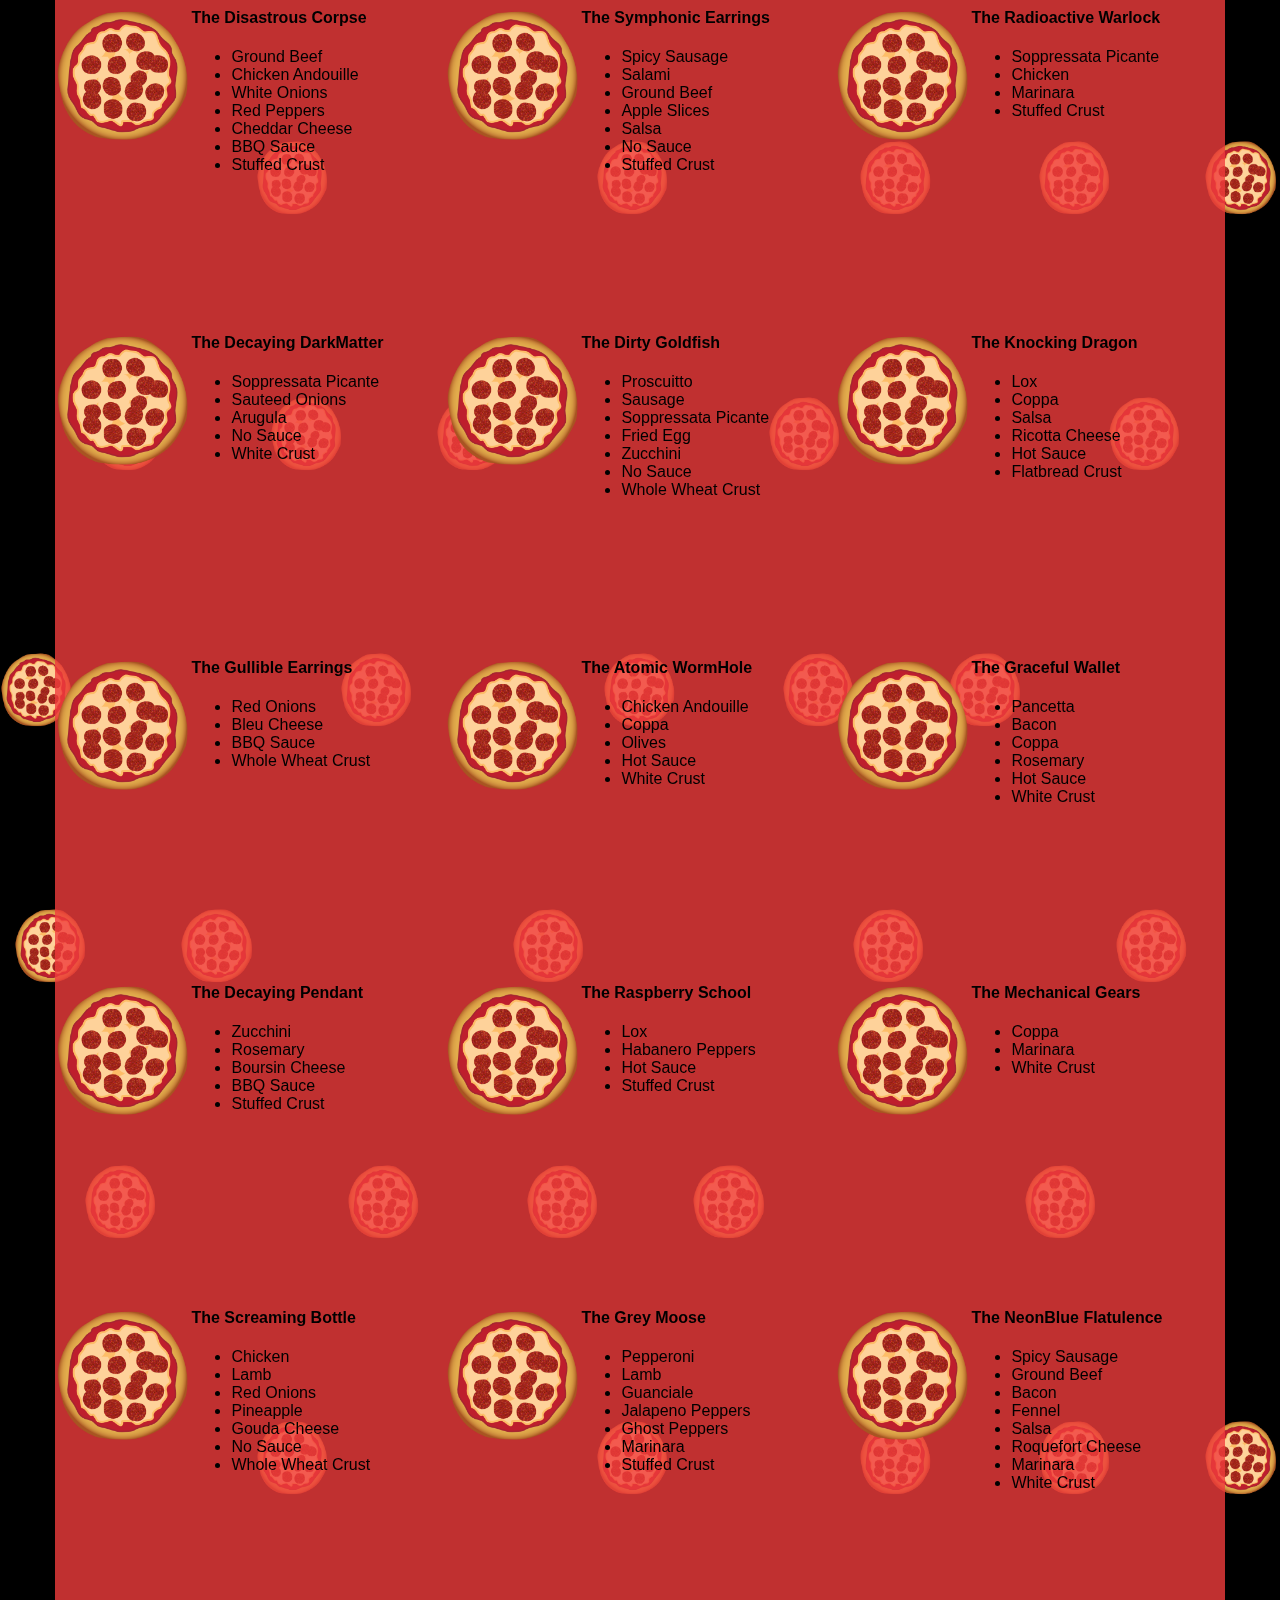
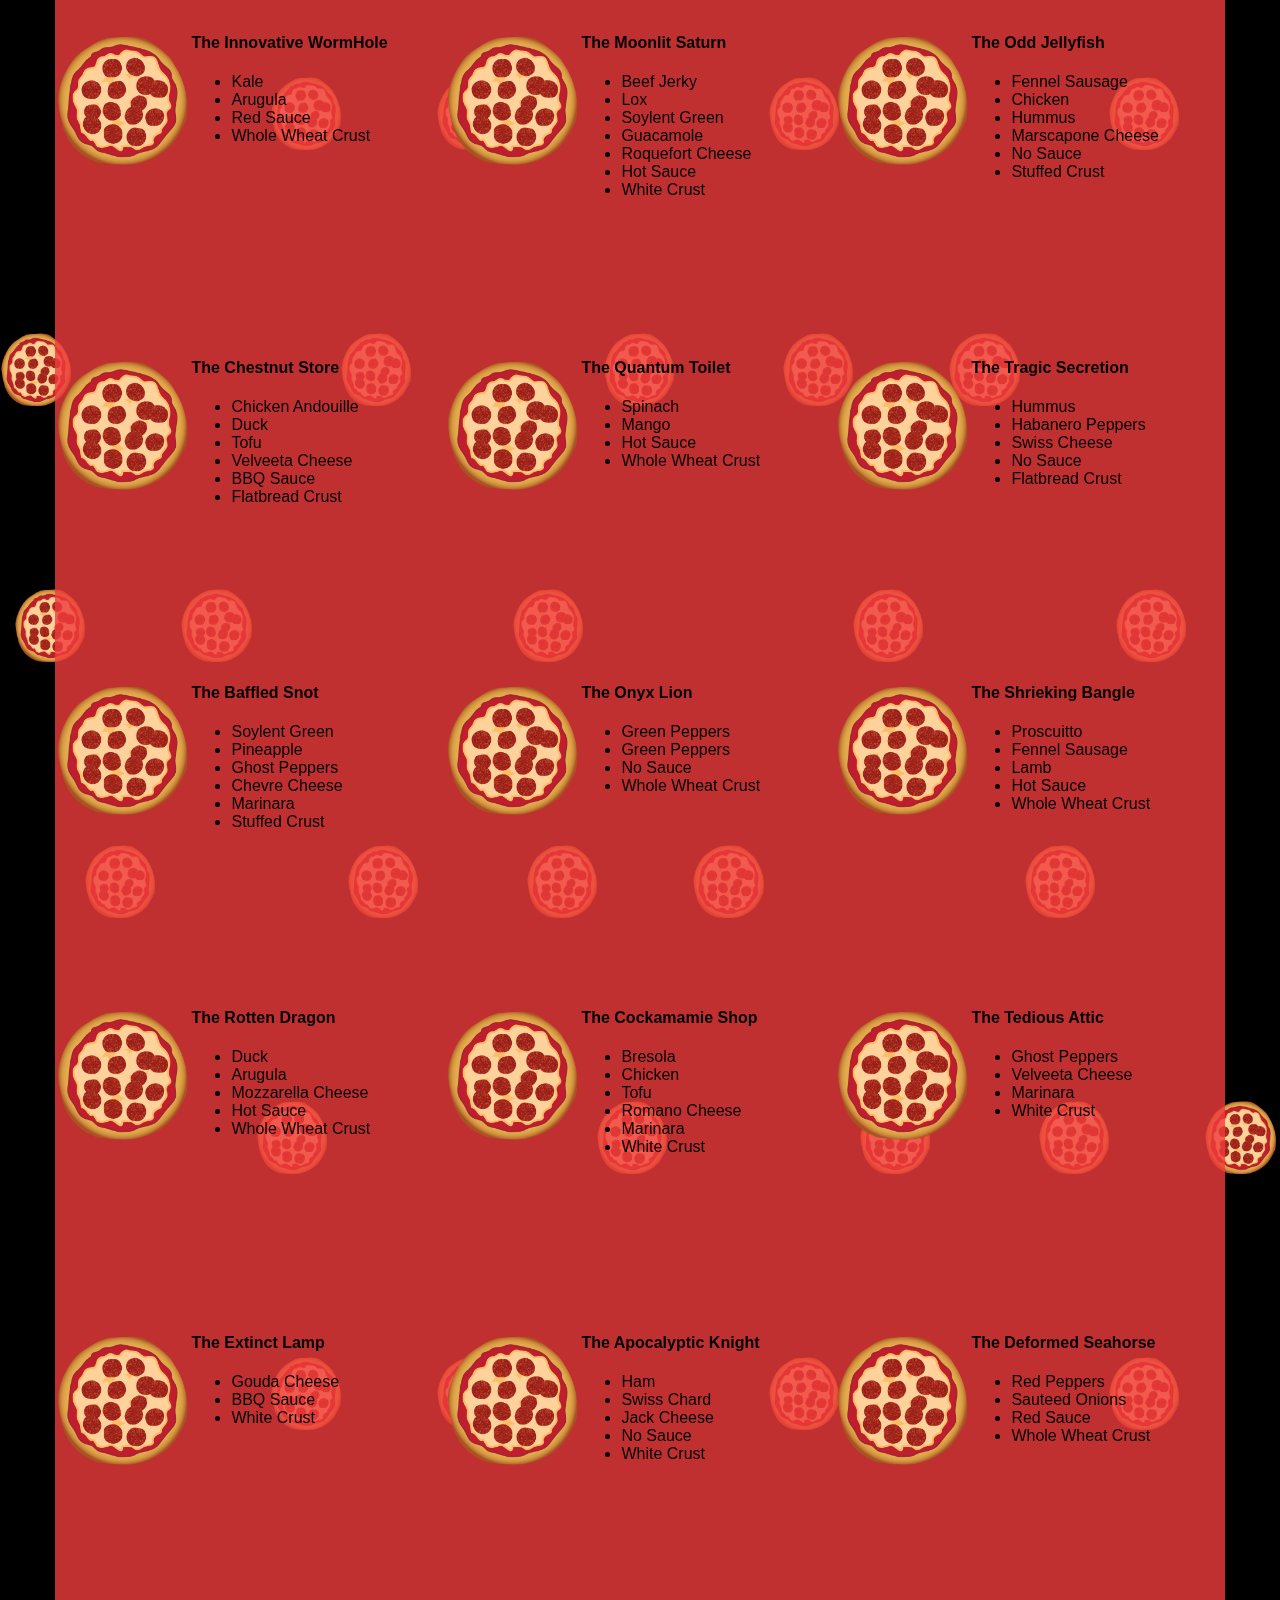
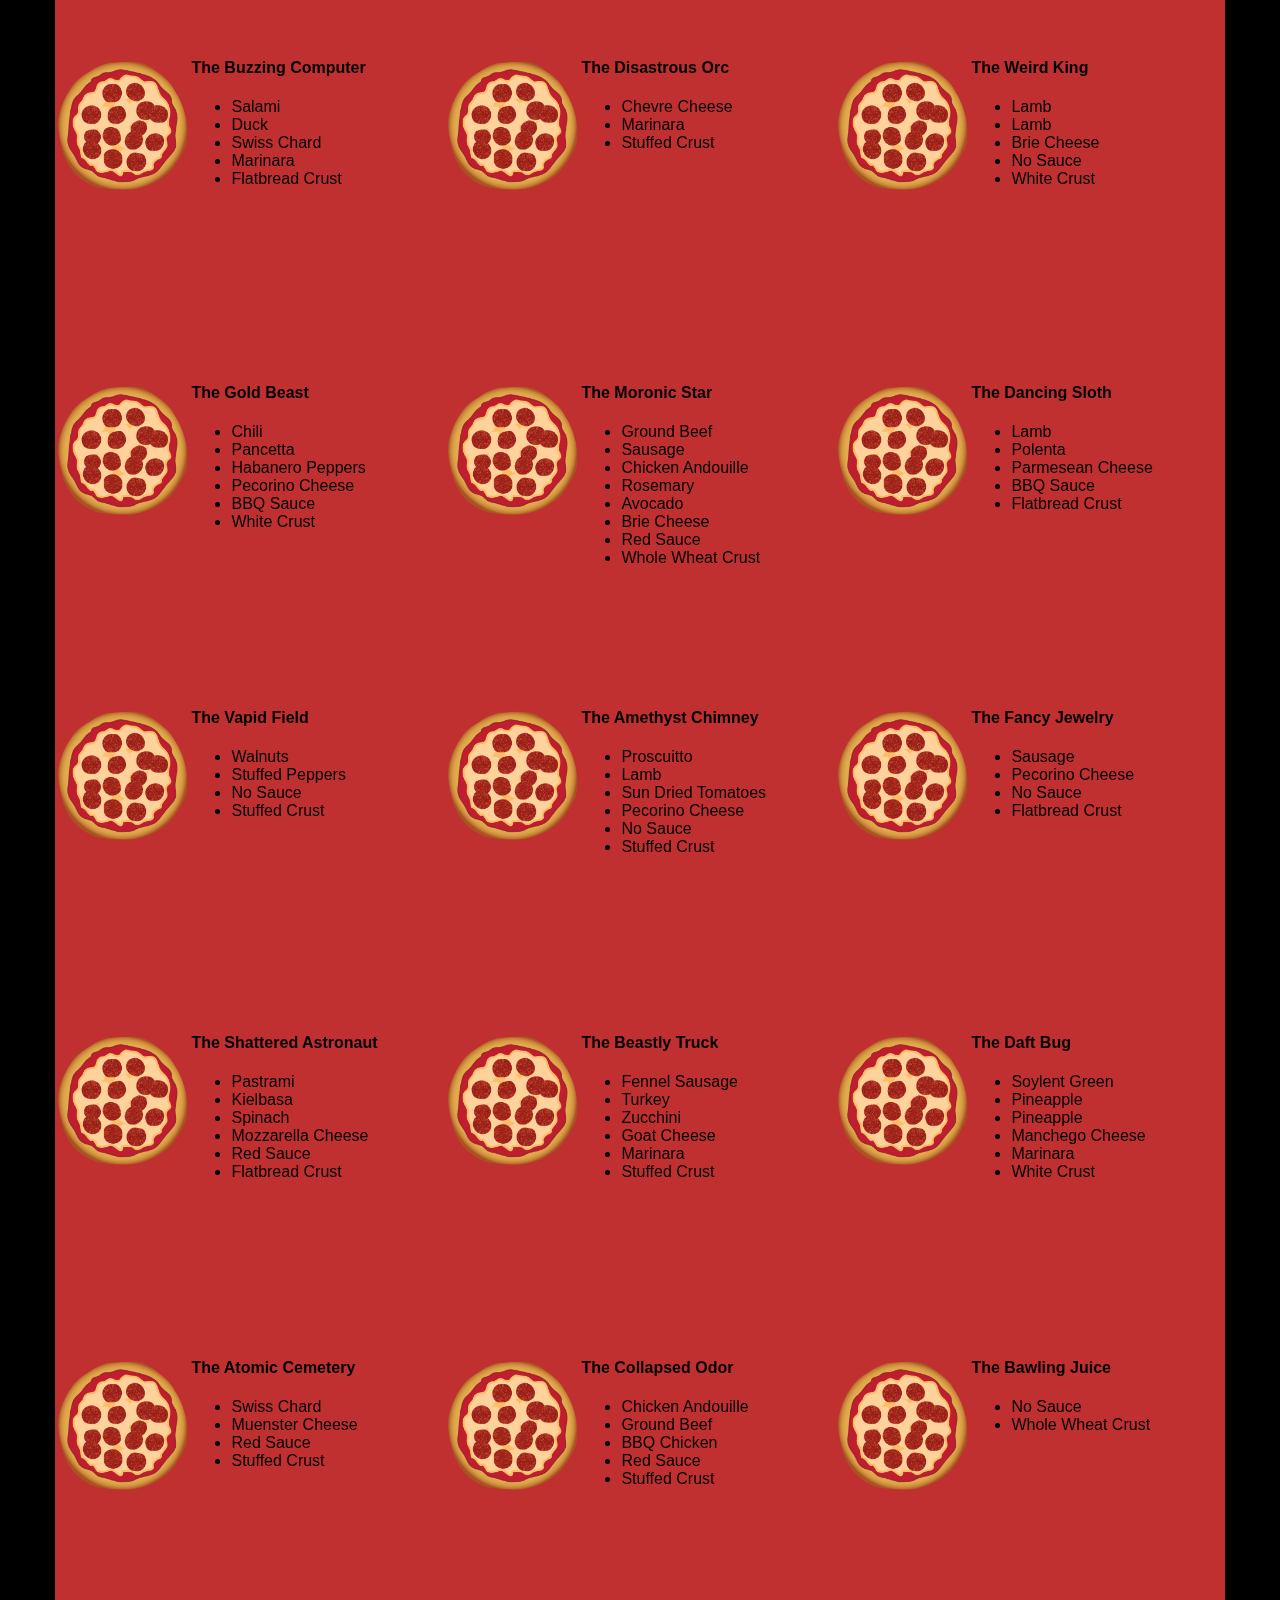
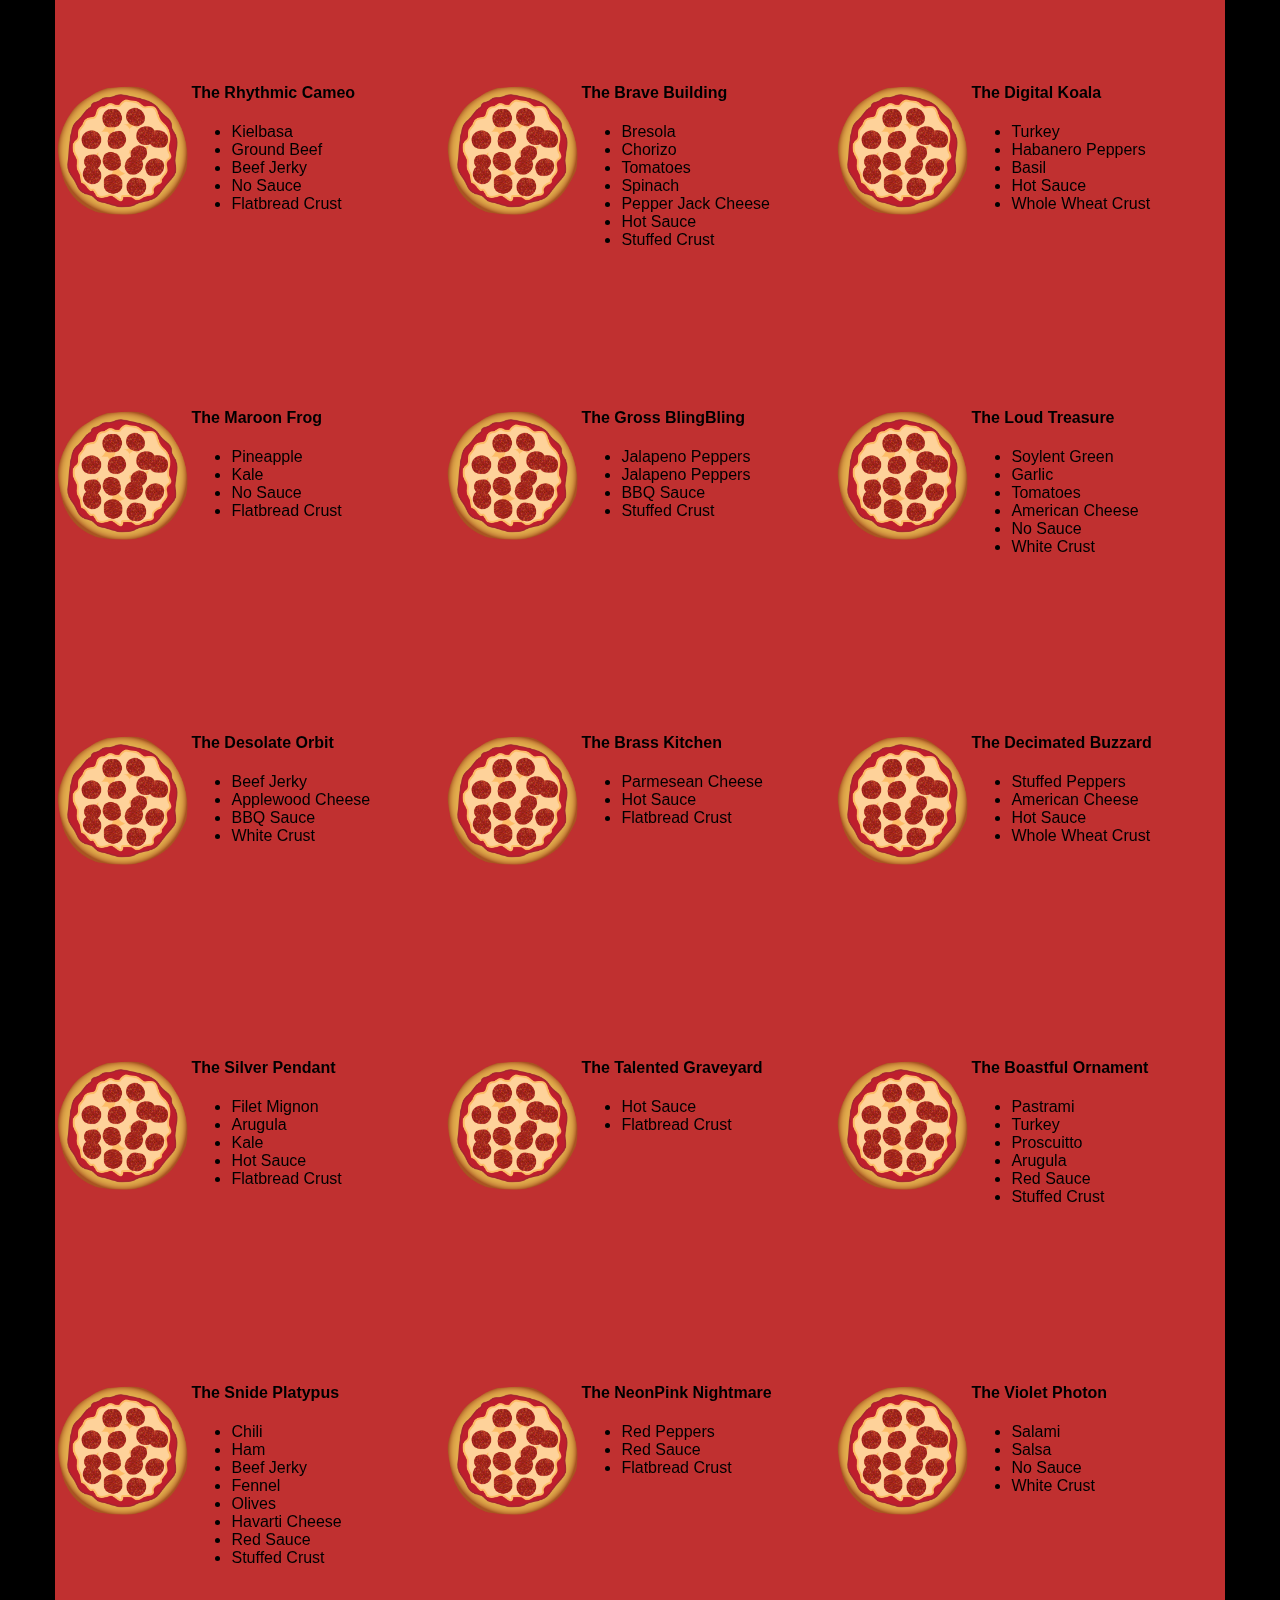
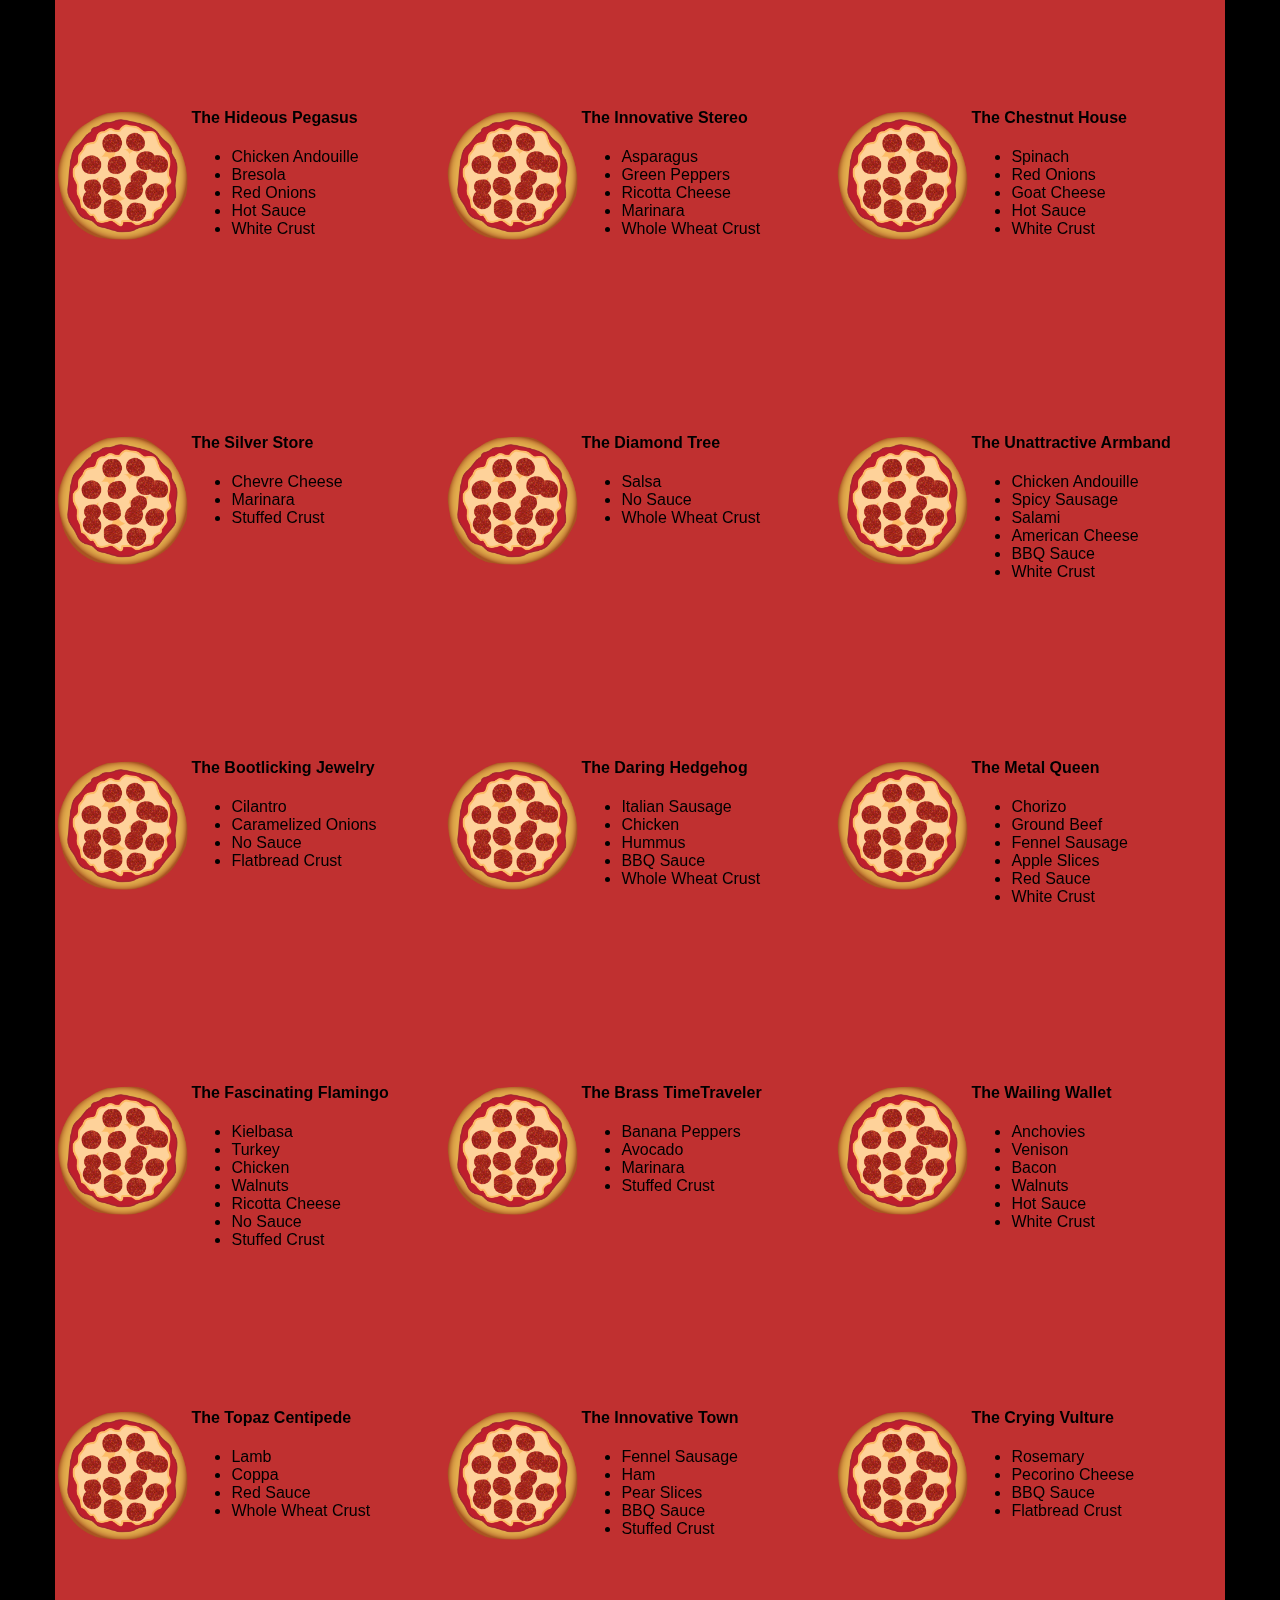
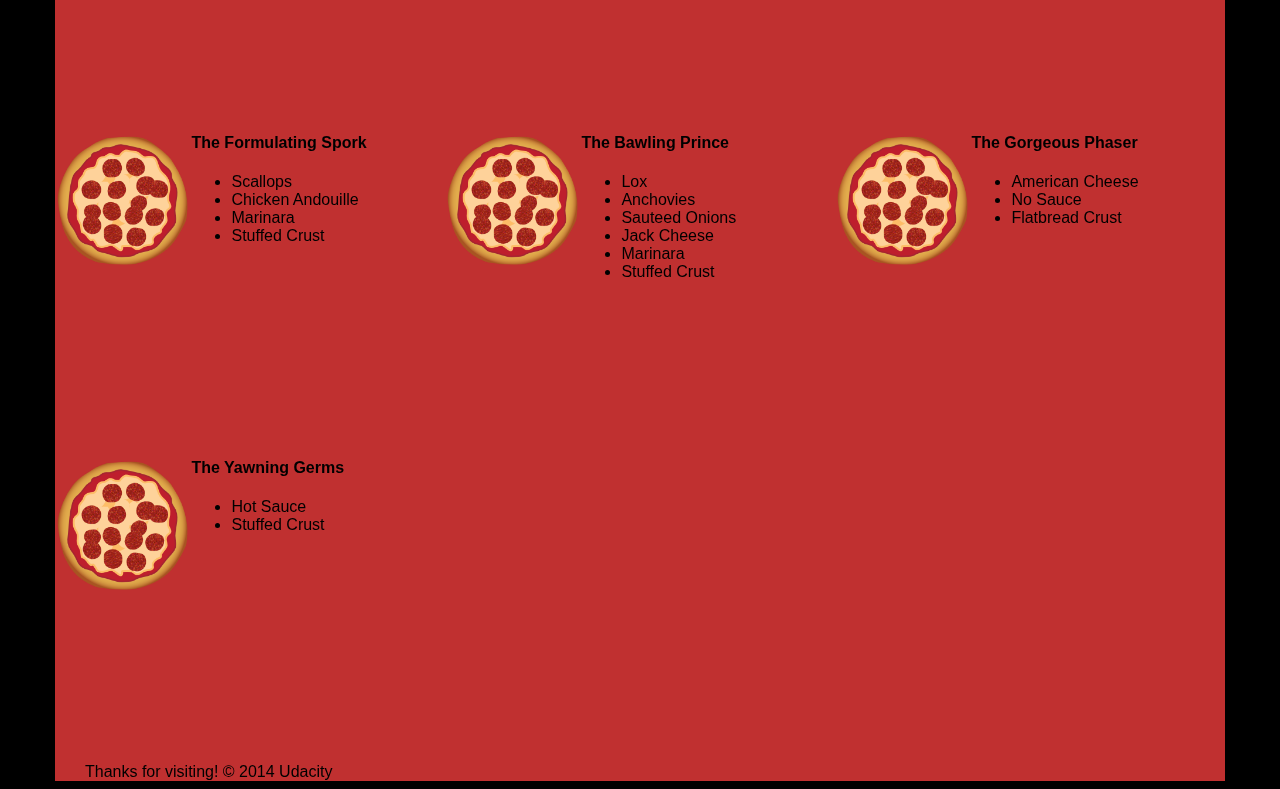
<file: app/views/pizza.html>
<!DOCTYPE HTML>
<html>
<head>
  <link rel="stylesheet" href="css/style.css">
  <link rel="stylesheet" href="css/bootstrap-grid.css">
</head>

<body>
  <div class="container">
    <div id="header" class="row">
      <div class="col-md-6">
        <div class="row">
          <div class="col-md-12">
            <h1>Cam's Pizzeria</h1>
            <div class="row">
              <div id="menu" class="col-md-12">
                <form action="#randomPizzas">
                  <input type="submit" value="Menu">
                </form>
                <form action="#ingredients">
                  <input type="submit" value="Our Ingredients">
                </form>
                <form action="#locations">
                  <input type="submit" value="Locations">
                </form>
                <form action="#" onsubmit="alert('Thanks for clicking! This button doesn\'t do anything because this is a fake pizzeria :\)')">
                  <input type="submit" value="Contact Us">
                </form>
              </div>
            </div>
          </div>
        </div>
      </div>
      <div id="movingPizzas1" class="col-md-6">
      </div>
    </div>
    <div id="callToAction" class="row">
      <div class="col-md-4">
        <img src="images/pizzeria.jpg" class="img-responsive"> <!-- Image credit to: http://commons.wikimedia.org/wiki/File:HK_TST_night_%E5%98%89%E8%98%AD%E9%81%93_Granville_Road_restaurant_Paisano's_Pizzeria_pizza_Dec-2013.JPG -->
      </div>
      <div class="col-md-8">
        <div class="row">
          <div class="col-md-12">
            <h2>We Have Hundreds of Pizza Recipes!</h2>
            <p>At Cam's Pizzeria, we know you want options. Pepperoni? Boring. Cheese? No way! Sausage? C'mon, let's get creative.</p>

            <p>We have every pizza ingredient imaginable in our kitchen because we know you take choice seriously. Take a look through our menu of hundreds of pizza options and we know that you'll find something you love.</p>
          </div>
        </div>
        <div class="row">
          <div class="col-md-6 col-md-push-3">
            <form action="#randomPizzas">
              <input type="submit" value="Pick a Pizza Now!">
            </form>
          </div>
        </div>
      </div>
    </div>
    <div id="ingredients" class="row">
      <div class="col-md-8 col-md-push-2">
        <div class="row">
          <div class="col-md-12 centered">
            <h2>Ingredients!</h2>
          </div>
        </div>
        <div class="row">
          <div class="col-md-12">
            <p>We've scoured the planet for the best pizza ingredients. Our crack team of ingredient specialists are on constant lookout for new and interesting pizza ingredients.</p>

            <p>We have classic meats like pepperoni, sausage, and barbecue chicken. But you can find even more fun meats like coppa, kielbasa and soylent green on our menu too.</p>

            <p>Not interested in meat? No problem! We love our veggies too :) We have everything from arugula to zucchini.</p>
          </div>
        </div>
      </div>
    </div>
    <div id="locations" class="row">
      <div class="col-md-12">
        <h2 style="text-align: center">Locations!</h2>
        <div class="row">
          <div class="col-md-6">
            <h3>Pizza Road</h3>
            <p>1800 Pizza Road<br>San Francisco, CA<br>01010<br>555-555-5555</p>
          </div>
          <div class="col-md-6">
            <h3>Classic Pie Way</h3>
            <p>999 Classic Pie Way<br>New York, NY<br>00100<br>555-555-5555</p>
          </div>
        </div>
      </div>
    </div>
    <div id="pizzaGenerator" class="row">
      <div class="col-md-12">
        <h2 style="text-align: center">Our Pizzas!</h2>
        <div class="row">
          <div class="col-md-12">
            <em>What size pizza would you like? Use the slider below to change pizza sizes.</em>
          </div>
          <div id="pizzaSize" class="col-md-6">Medium</div>
          <div class="col-md-12">
            <input id="sizeSlider" type="range" min="1" max="3" value="2" step="1" onchange="resizePizzas(this.value)"></input>
          </div>
        </div>
        <div id="randomPizzas" class="row">
          <div id="pizza0" class="randomPizzaContainer" style="width:33.33%; height: 325px;">
            <div style="width:35%">
              <img src="images/pizza.png" class="img-responsive">
            </div>
            <div style="width:65%">
              <h4>The Udacity Special</h4>
              <ul>
                <li>Turkey</li>
                <li>Tofu</li>
                <li>Cauliflower</li>
                <li>Sun Dried Tomatoes</li>
                <li>Velveeta Cheese</li>
                <li>Red Sauce</li>
                <li>Whole Wheat Crust</li>
              </ul>
            </div>
          </div>
          <div id="pizza1" class="randomPizzaContainer" style="width:33.33%; height: 325px;">
            <div style="width:35%">
              <img src="images/pizza.png" class="img-responsive">
            </div>
            <div style="width:65%">
              <h4>The Cameron Special</h4>
              <ul>
                <li>Chicken</li>
                <li>Hot Sauce</li>
                <li>White Crust</li>
              </ul>
            </div>
          </div>
        </div>
      </div>
    </div>
    <div id="footer" class="col-md-12">Thanks for visiting! &copy; 2014 Udacity</div>
  </div>
  <script type="text/javascript" src="js/main.js"></script>
</body>

</html>
</html>
</file>
<file: css/style.css>
html {
  font-size: 100%;
  overflow-y: scroll;
  -webkit-tap-highlight-color: rgba(0,0,0,0);
  -ms-text-size-adjust: 100%;
  -webkit-text-size-adjust: none;
}
body { margin: 0; font-size: 14px; line-height: 1.61; font-weight: 400; }
body, button, input, select, textarea { font-family: 'Open Sans', sans-serif; color: #333; }

a { color: #12C; }
a:visited { color: #61C; }
a:focus { outline: thin dotted; }
a:hover, a:active { color: #c00; outline: 0; }

b, strong { font-weight: bold; }
pre, code { font-family: monospace, monospace; font-size: 1em; }
ul, ol { margin: 1em 0; padding: 0 0 0 20px; }
img { border: 0; max-width: 100%; }

body { background: #fff; }
header, footer, .container { max-width: 45em; margin: 0 auto; }

header { padding: 0 0.5em; color: #C90B0B; }
header img { border-radius: 40px; float: left; }
header p { font-size:1.5em; font-weight: bold; padding-left: 4em;}
header p span { font-size: 0.8em; font-weight: normal;}

.hero { padding: 2em; background-color: #f8f8f8; font-size:1.2em;
  border-bottom: 1px solid #ccc;
  border-top: 1px solid #ccc;
}

.content { padding: 1em 1em; }
.content li { list-style-type: none; font-size: 1.1em;}
li img { float:left; padding-right: 1em; }
li p { font-size: 0.9em; font-style: italic; }

footer {
  padding: 0 0.5em;
  border-top: 1px solid #ccc;
}
footer span { float: right; font-style: italic; }

/* Smartphones (portrait) */
@media only screen and (max-width: 480px) {
  body { font-size: 12px;}
  header p { padding-left: 4.5em;}
}
</file>
<file: css/print.css>
@media print {
  * { background: transparent !important; color: black !important; text-shadow: none !important; filter:none !important; -ms-filter: none !important; }
  a, a:visited { color: #444 !important; text-decoration: underline; }
  a[href]:after { content: " (" attr(href) ")"; }
  tr, img { page-break-inside: avoid; }
  img { max-width: 100% !important; }
  @page { margin: 0.5cm; }
  p, h2, h3 { orphans: 3; widows: 3; }
  h2, h3{ page-break-after: avoid; }
}
</file>
<file: views/css/style.css>
/** {
  outline: 1px solid red !important;
}*/
* {
  -webkit-box-sizing: border-box;
  -moz-box-sizing: border-box;
  -box-sizing: border-box;
}

body {
  font-family: "Trebuchet MS", Helvetica, sans-serif;
  background: black;
}

input {
  background: grey;
  font-size: 18px;
}

form {
  display: inline-block;
}

.centered {
  text-align: center;
}

#pizzaSize {
  font-weight: 800;
}

.mover {
  position: fixed;
  width: 256px;
  z-index: -1;
  will-change: transform;
}

.randomPizzaContainer {
  float: left;
  display: flex;
}

.pizza-small {
  width: 25%;
}

.pizza-medium {
  width: 33%;
}

.pizza-large {
  width: 50%;
}

.randomPizzaContainer:after {
  content: "";
  display: table;
  clear:both;
}

 .container {
  background-color: rgba(240, 60, 60, 0.8);
}
</file>
<file: app/views/css/style.css>
/** {
  outline: 1px solid red !important;
}*/
* {
  -webkit-box-sizing: border-box;
  -moz-box-sizing: border-box;
  -box-sizing: border-box;
}

body {
  font-family: "Trebuchet MS", Helvetica, sans-serif;
  background: black;
}

input {
  background: grey;
  font-size: 18px;
}

form {
  display: inline-block;
}

.centered {
  text-align: center;
}

#pizzaSize {
  font-weight: 800;
}

.mover {
  position: fixed;
  width: 256px;
  z-index: -1;
}

.randomPizzaContainer {
  float: left;
  display: flex;
}

.randomPizzaContainer:after {
  content: "";
  display: table;
  clear:both;
}

 .container {
  background-color: rgba(240, 60, 60, 0.8);
}
</file>
